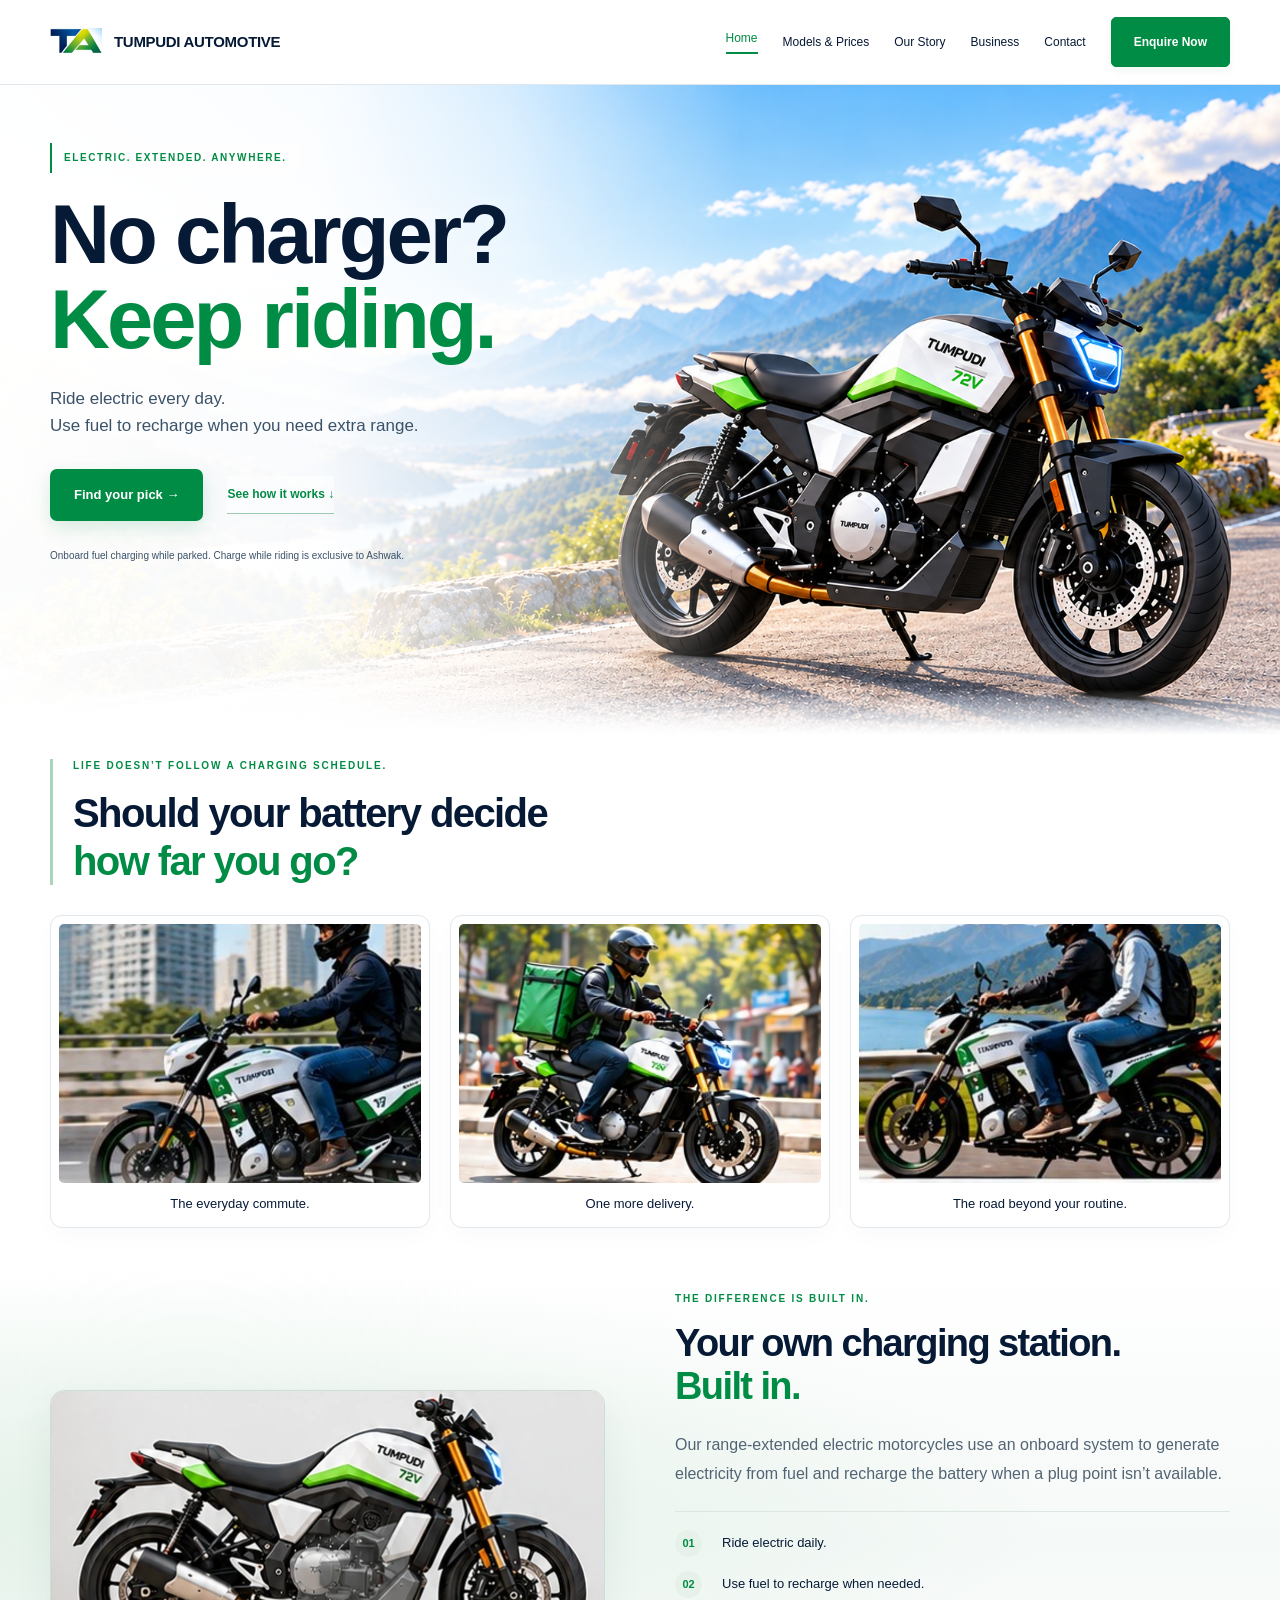
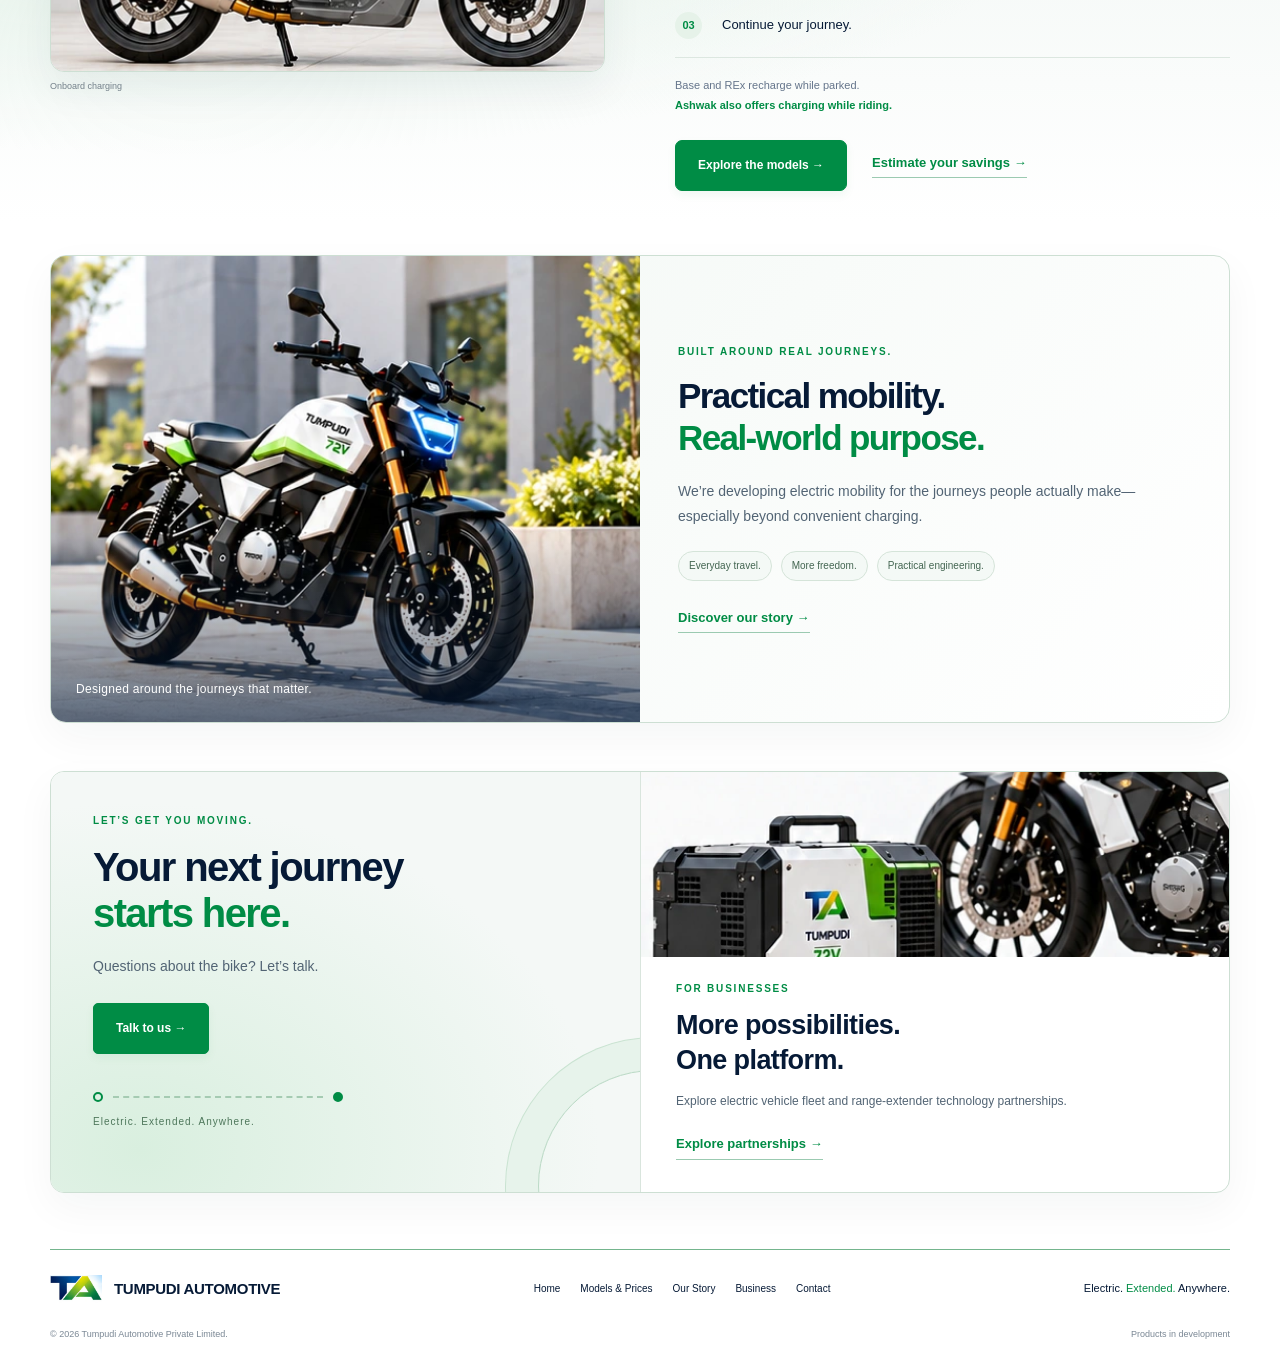
<file: index.html>
<!doctype html><html lang="en"><head><meta charset="utf-8"><meta name="viewport" content="width=device-width,initial-scale=1"><title>Tumpudi Automotive | Range-Extended Electric Motorcycles</title><meta name="description" content="Explore electric motorcycles with onboard fuel-powered battery charging. Discover Base, REx and Ashwak models from Tumpudi Automotive, Ahmedabad."><link rel="icon" href="assets/logo.webp"><link rel="stylesheet" href="style.css?v=5"><script src="app.js?v=6" defer></script><link rel="stylesheet" href="home.css?v=4"><script src="home.js?v=1" defer></script><link rel="stylesheet" href="spacing.css?v=1"><link rel="stylesheet" href="mobile-hero.css?v=1"><link rel="stylesheet" href="footer.css?v=2">
<link rel="canonical" href="https://mobility.tumpudi.in/">
<meta property="og:type" content="website">
<meta property="og:site_name" content="Tumpudi Automotive">
<meta property="og:title" content="Tumpudi Automotive | Range-Extended Electric Motorcycles">
<meta property="og:description" content="Explore electric motorcycles with onboard fuel-powered battery charging. Discover Base, REx and Ashwak models from Tumpudi Automotive, Ahmedabad.">
<meta property="og:url" content="https://mobility.tumpudi.in/">
<meta name="twitter:card" content="summary">
<script type="application/ld+json">{"@context": "https://schema.org", "@graph": [{"@type": "Organization", "@id": "https://mobility.tumpudi.in/#organization", "name": "Tumpudi Automotive", "legalName": "Tumpudi Automotive Private Limited", "url": "https://mobility.tumpudi.in/", "logo": "https://mobility.tumpudi.in/assets/logo.webp", "description": "Developing electric motorcycles and range-extension technology with onboard fuel-powered battery charging.", "email": "info@tumpudi.in", "telephone": "+91-82474-62750", "address": {"@type": "PostalAddress", "addressLocality": "Ahmedabad", "addressCountry": "IN"}}, {"@type": "WebSite", "@id": "https://mobility.tumpudi.in/#website", "name": "Tumpudi Automotive", "url": "https://mobility.tumpudi.in/", "publisher": {"@id": "https://mobility.tumpudi.in/#organization"}}, {"@type": "WebPage", "@id": "https://mobility.tumpudi.in/#webpage", "url": "https://mobility.tumpudi.in/", "name": "Tumpudi Automotive | Range-Extended Electric Motorcycles", "description": "Explore electric motorcycles with onboard fuel-powered battery charging. Discover Base, REx and Ashwak models from Tumpudi Automotive, Ahmedabad.", "inLanguage": "en", "isPartOf": {"@id": "https://mobility.tumpudi.in/#website"}, "about": {"@id": "https://mobility.tumpudi.in/#organization"}}]}</script>
</head><body><header><div class="bar"><a class="brand" href="index.html" aria-label="Tumpudi Automotive home"><img src="assets/logo.webp" alt="TA"><span>TUMPUDI AUTOMOTIVE</span></a><button class="menu-button" aria-label="Toggle navigation" aria-expanded="false" aria-controls="navigation">Menu ☰</button><nav id="navigation" aria-label="Main navigation"><a href="index.html" class="active" aria-current="page">Home</a><a href="models.html" >Models & Prices</a><a href="story.html" >Our Story</a><a href="business.html" >Business</a><a href="contact.html" >Contact</a><a class="btn" href="contact.html">Enquire Now</a></nav></div></header><main>
<section class="hero home-hero"><img src="assets/hero-refined.png" alt="White and green Tumpudi motorcycle concept on a mountain road"><div class="wrap"><span class="home-kicker">ELECTRIC. EXTENDED. ANYWHERE.</span><h1>No charger?<br><span>Keep riding.</span></h1><p>Ride electric every day.<br>Use fuel to recharge when you need extra range.</p><div class="actions"><button class="btn" type="button" data-open-picker>Find your pick →</button><a class="text-link" href="#how-it-works">See how it works ↓</a></div><p class="note">Onboard fuel charging while parked. Charge while riding is exclusive to Ashwak.<br></p></div></section>
<section class="wrap section home-journeys"><div class="story-heading"><span class="home-kicker">LIFE DOESN’T FOLLOW A CHARGING SCHEDULE.</span><h2>Should your battery decide<br><span>how far you go?</span></h2></div><div class="journeys"><figure><img src="assets/commute.webp" alt="Helmeted motorcycle rider on a daily commute" loading="lazy"><figcaption>The everyday commute.</figcaption></figure><figure><img src="assets/fleet.webp" alt="Motorcycle delivery rider carrying a delivery bag" loading="lazy"><figcaption>One more delivery.</figcaption></figure><figure><img src="assets/together.webp" alt="Two helmeted riders beside a lake" loading="lazy"><figcaption>The road beyond your routine.</figcaption></figure></div></section>
<section class="home-solution" id="how-it-works"><div class="wrap section"><div class="split"><div><div class="photo"><img src="assets/onboard.webp" alt="Ghosted motorcycle concept showing the onboard range extender" loading="lazy"></div><div class="caption">Onboard charging</div></div><div><span class="home-kicker">THE DIFFERENCE IS BUILT IN.</span><h2>Your own charging station.<br><span>Built in.</span></h2><p class="home-explanation">Our range-extended electric motorcycles use an onboard system to generate electricity from fuel and recharge the battery when a plug point isn’t available.</p><div class="home-how-steps"><div><b>01</b><span>Ride electric daily.</span></div><div><b>02</b><span>Use fuel to recharge when needed.</span></div><div><b>03</b><span>Continue your journey.</span></div></div><p class="home-mode-note">Base and REx recharge while parked.<br><strong>Ashwak also offers charging while riding.</strong></p><div class="home-explore-actions"><a class="btn" href="models.html">Explore the models →</a><a class="text-link" href="models.html#savings-title">Estimate your savings →</a></div></div></div></div></section>

<section class="wrap section home-story"><div class="home-story-panel"><div class="home-story-image"><img src="assets/story-hero.webp" alt="Tumpudi motorcycle concept in an urban courtyard" loading="lazy"><span>Designed around the journeys that matter.</span></div><div class="home-story-copy"><span class="home-kicker">BUILT AROUND REAL JOURNEYS.</span><h2>Practical mobility.<br><span>Real-world purpose.</span></h2><p>We’re developing electric mobility for the journeys people actually make—especially beyond convenient charging.</p><div class="home-story-values"><span>Everyday travel.</span><span>More freedom.</span><span>Practical engineering.</span></div><a class="text-link" href="story.html">Discover our story →</a></div></div></section>
<section class="wrap section home-final"><div class="home-final-panel"><div class="home-rider-invite"><span class="home-kicker">LET’S GET YOU MOVING.</span><h2>Your next journey<br><span>starts here.</span></h2><p>Questions about the bike? Let’s talk.</p><a class="btn" href="contact.html">Talk to us →</a><div class="home-route-art" aria-hidden="true"><span></span><i></i><span></span></div><small>Electric. Extended. Anywhere.</small></div><div class="home-partner"><div class="home-partner-image"><img src="assets/business-hero.webp" alt="Portable range-extension unit alongside a motorcycle concept" loading="lazy"></div><div class="home-partner-copy"><span class="home-kicker">FOR BUSINESSES</span><h3>More possibilities.<br>One platform.</h3><p>Explore electric vehicle fleet and range-extender technology partnerships.</p><a class="text-link" href="business.html">Explore partnerships →</a></div></div></div></section>
</main><dialog class="home-picker" aria-labelledby="picker-title"><div class="home-picker-heading"><div><span class="home-kicker">YOUR NEXT RIDE</span><h2 id="picker-title">Find your pick.</h2><p>Choose a bike to explore its features and pricing.</p></div><button class="picker-close" type="button" aria-label="Close model chooser">×</button></div><div class="home-model-grid"><a class="home-model-card" href="models.html?model=base#model-details"><div class="model-card-image"><img src="assets/base.webp" alt="Base Model motorcycle concept" ></div><h3>Base Model</h3><p>From ₹1.2 lakh</p></a><a class="home-model-card" href="models.html?model=current#model-details"><div class="model-card-image"><img src="assets/current-large.webp" alt="REx Model motorcycle concept" ></div><h3>REx Model</h3><p>From ₹1.45 lakh</p></a><a class="home-model-card" href="models.html?model=premium#model-details"><div class="model-card-image"><img src="assets/premium.webp" alt="Ashwak Model motorcycle concept" ></div><h3>Ashwak Model</h3><p>From ₹2.1 lakh</p></a></div><p class="picker-footnote">Electric for everyday journeys. Extra range when you need it.</p></dialog><footer class="wrap"><div class="footer-inner"><a class="brand" href="index.html"><img src="assets/logo.webp" alt="TA"><span>TUMPUDI AUTOMOTIVE</span></a><div class="footer-links"><a href="index.html">Home</a><a href="models.html">Models & Prices</a><a href="story.html">Our Story</a><a href="business.html">Business</a><a href="contact.html">Contact</a></div><span style="font-size:11px">Electric. <span style="color:var(--green)">Extended.</span> Anywhere.</span></div><div class="footer-bottom"><span>© 2026 Tumpudi Automotive Private Limited.</span><span>Products in development</span></div></footer></body></html>
</file>
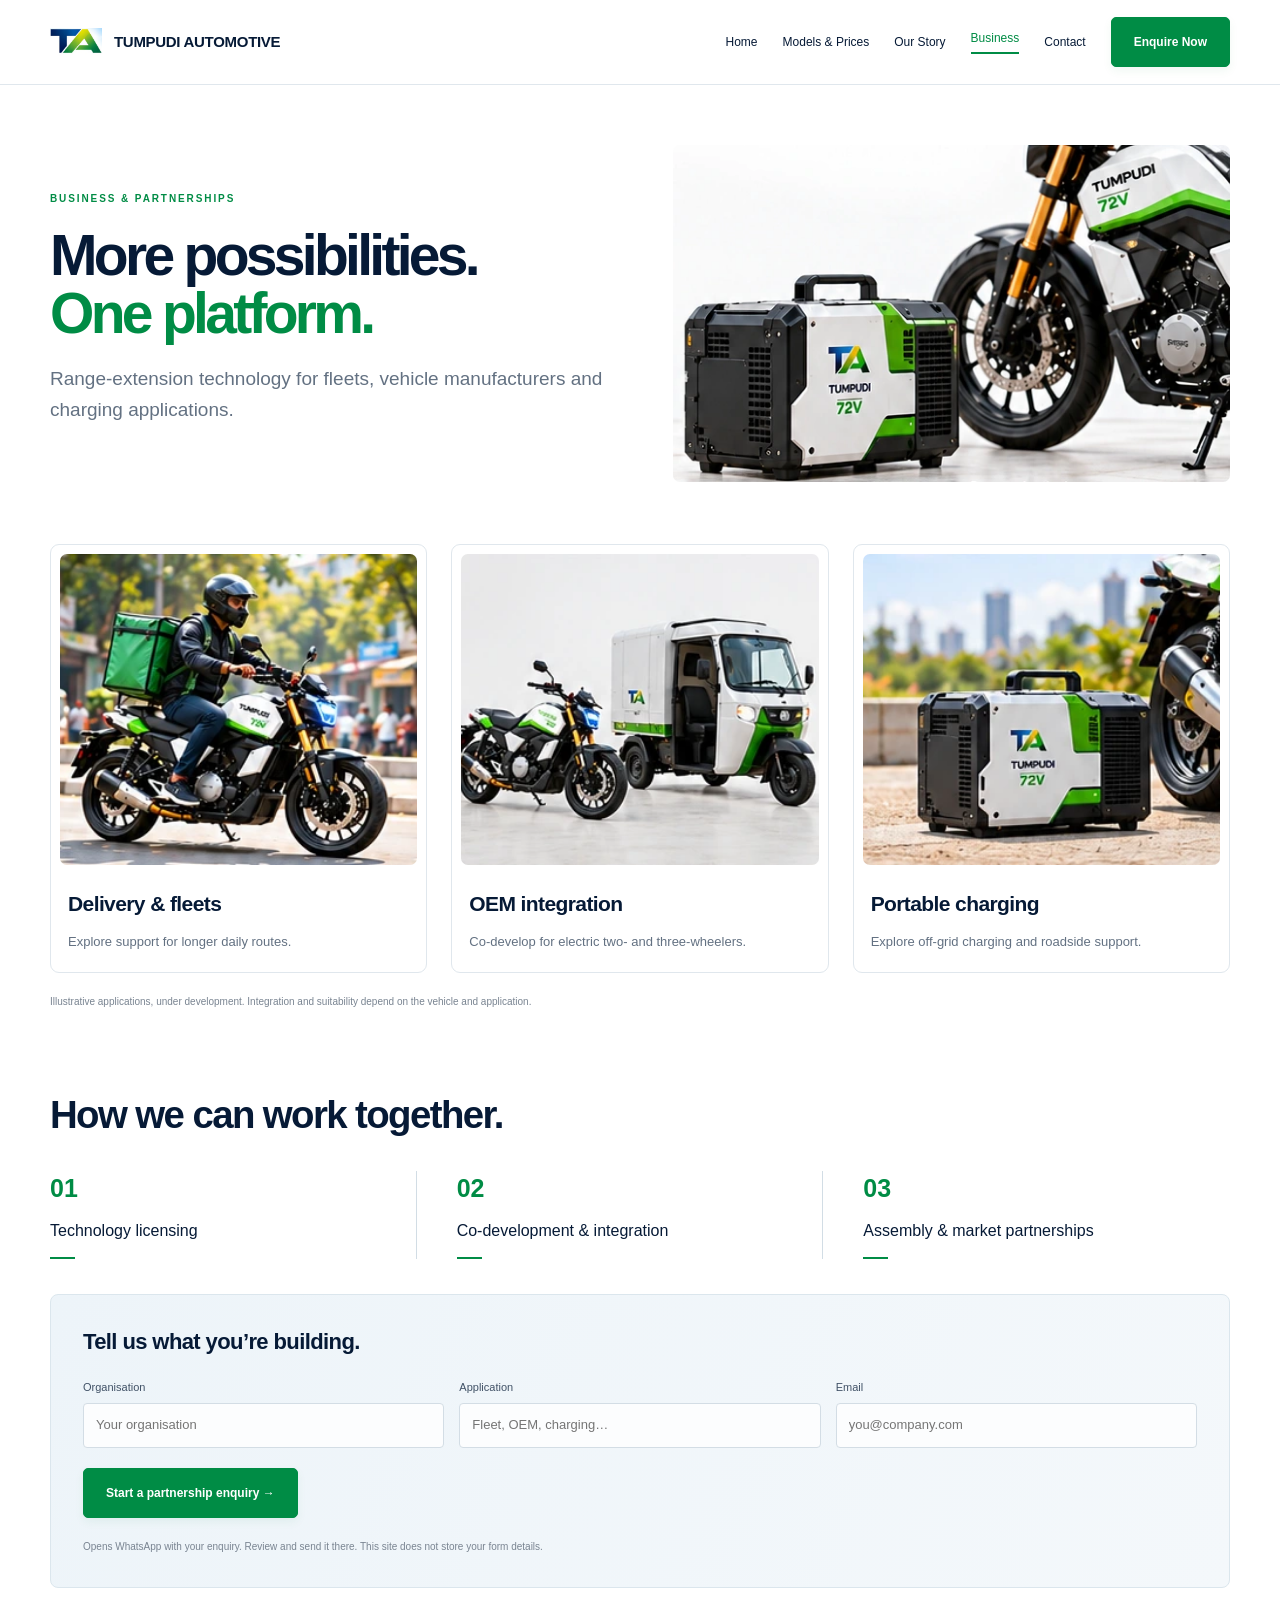
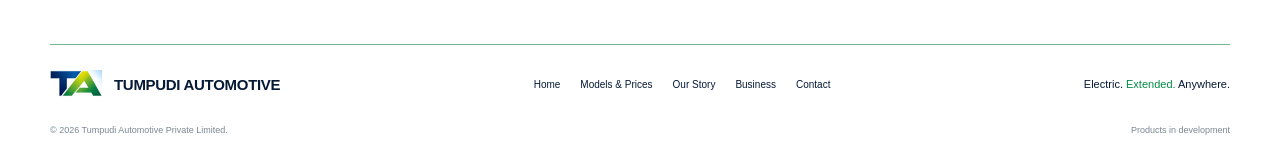
<file: business.html>
<!doctype html><html lang="en"><head><meta charset="utf-8"><meta name="viewport" content="width=device-width,initial-scale=1"><title>EV Range Extender Technology &amp; Fleet Partnerships | Tumpudi</title><meta name="description" content="Explore range-extension technology for electric vehicle fleets, OEM integration and portable charging applications. Discuss licensing and co-development with Tumpudi."><link rel="icon" href="assets/logo.webp"><link rel="stylesheet" href="style.css?v=5"><script src="app.js?v=6" defer></script><link rel="stylesheet" href="spacing.css?v=1"><link rel="stylesheet" href="footer.css?v=2">
<link rel="canonical" href="https://mobility.tumpudi.in/business.html">
<meta property="og:type" content="website">
<meta property="og:site_name" content="Tumpudi Automotive">
<meta property="og:title" content="EV Range Extender Technology &amp; Fleet Partnerships | Tumpudi">
<meta property="og:description" content="Explore range-extension technology for electric vehicle fleets, OEM integration and portable charging applications. Discuss licensing and co-development with Tumpudi.">
<meta property="og:url" content="https://mobility.tumpudi.in/business.html">
<meta name="twitter:card" content="summary">
<script type="application/ld+json">{"@context": "https://schema.org", "@graph": [{"@type": "Organization", "@id": "https://mobility.tumpudi.in/#organization", "name": "Tumpudi Automotive", "legalName": "Tumpudi Automotive Private Limited", "url": "https://mobility.tumpudi.in/", "logo": "https://mobility.tumpudi.in/assets/logo.webp", "description": "Developing electric motorcycles and range-extension technology with onboard fuel-powered battery charging.", "email": "info@tumpudi.in", "telephone": "+91-82474-62750", "address": {"@type": "PostalAddress", "addressLocality": "Ahmedabad", "addressCountry": "IN"}}, {"@type": "WebSite", "@id": "https://mobility.tumpudi.in/#website", "name": "Tumpudi Automotive", "url": "https://mobility.tumpudi.in/", "publisher": {"@id": "https://mobility.tumpudi.in/#organization"}}, {"@type": "WebPage", "@id": "https://mobility.tumpudi.in/business.html#webpage", "url": "https://mobility.tumpudi.in/business.html", "name": "EV Range Extender Technology & Fleet Partnerships | Tumpudi", "description": "Explore range-extension technology for electric vehicle fleets, OEM integration and portable charging applications. Discuss licensing and co-development with Tumpudi.", "inLanguage": "en", "isPartOf": {"@id": "https://mobility.tumpudi.in/#website"}, "about": {"@id": "https://mobility.tumpudi.in/#organization"}}]}</script>
</head><body><header><div class="bar"><a class="brand" href="index.html" aria-label="Tumpudi Automotive home"><img src="assets/logo.webp" alt="TA"><span>TUMPUDI AUTOMOTIVE</span></a><button class="menu-button" aria-label="Toggle navigation" aria-expanded="false" aria-controls="navigation">Menu ☰</button><nav id="navigation" aria-label="Main navigation"><a href="index.html" >Home</a><a href="models.html" >Models & Prices</a><a href="story.html" >Our Story</a><a href="business.html" class="active" aria-current="page">Business</a><a href="contact.html" >Contact</a><a class="btn" href="contact.html">Enquire Now</a></nav></div></header><main><section class="wrap page-head"><div class="split"><div><div class="eyebrow">Business & partnerships</div><h1>More possibilities.<br><span>One platform.</span></h1><p class="lead">Range-extension technology for fleets, vehicle manufacturers and charging applications.</p></div><div><img src="assets/business-hero.webp" alt="Compact range-extender concept beside a Tumpudi motorcycle"></div></div></section><section class="wrap section"><div class="application-grid"><article><img src="assets/fleet.webp" alt="Illustrative delivery rider on a Tumpudi motorcycle"><h3>Delivery & fleets</h3><p>Explore support for longer daily routes.</p></article><article><img src="assets/oem.webp" alt="Concept motorcycle and commercial three-wheeler"><h3>OEM integration</h3><p>Co-develop for electric two- and three-wheelers.</p></article><article><img src="assets/portable.webp" alt="Compact portable charging module concept"><h3>Portable charging</h3><p>Explore off-grid charging and roadside support.</p></article></div><p class="note">Illustrative applications, under development. Integration and suitability depend on the vehicle and application.</p></section><section class="wrap section"><h2>How we can work together.</h2><div class="ways"><div><b>01</b><span>Technology licensing</span></div><div><b>02</b><span>Co-development & integration</span></div><div><b>03</b><span>Assembly & market partnerships</span></div></div><form class="form business-form" data-enquiry><h3>Tell us what you’re building.</h3><div class="form-row"><div class="field"><label for="organisation">Organisation</label><input id="organisation" name="organisation" required placeholder="Your organisation"></div><div class="field"><label for="application">Application</label><input id="application" name="application" required placeholder="Fleet, OEM, charging…"></div><div class="field"><label for="business-email">Email</label><input type="email" id="business-email" name="email" required placeholder="you@company.com"></div></div><button class="btn" type="submit">Start a partnership enquiry →</button><p class="note">Opens WhatsApp with your enquiry. Review and send it there. This site does not store your form details.</p></form></section></main><footer class="wrap"><div class="footer-inner"><a class="brand" href="index.html"><img src="assets/logo.webp" alt="TA"><span>TUMPUDI AUTOMOTIVE</span></a><div class="footer-links"><a href="index.html">Home</a><a href="models.html">Models & Prices</a><a href="story.html">Our Story</a><a href="business.html">Business</a><a href="contact.html">Contact</a></div><span style="font-size:11px">Electric. <span style="color:var(--green)">Extended.</span> Anywhere.</span></div><div class="footer-bottom"><span>© 2026 Tumpudi Automotive Private Limited.</span><span>Products in development</span></div></footer></body></html>
</file>
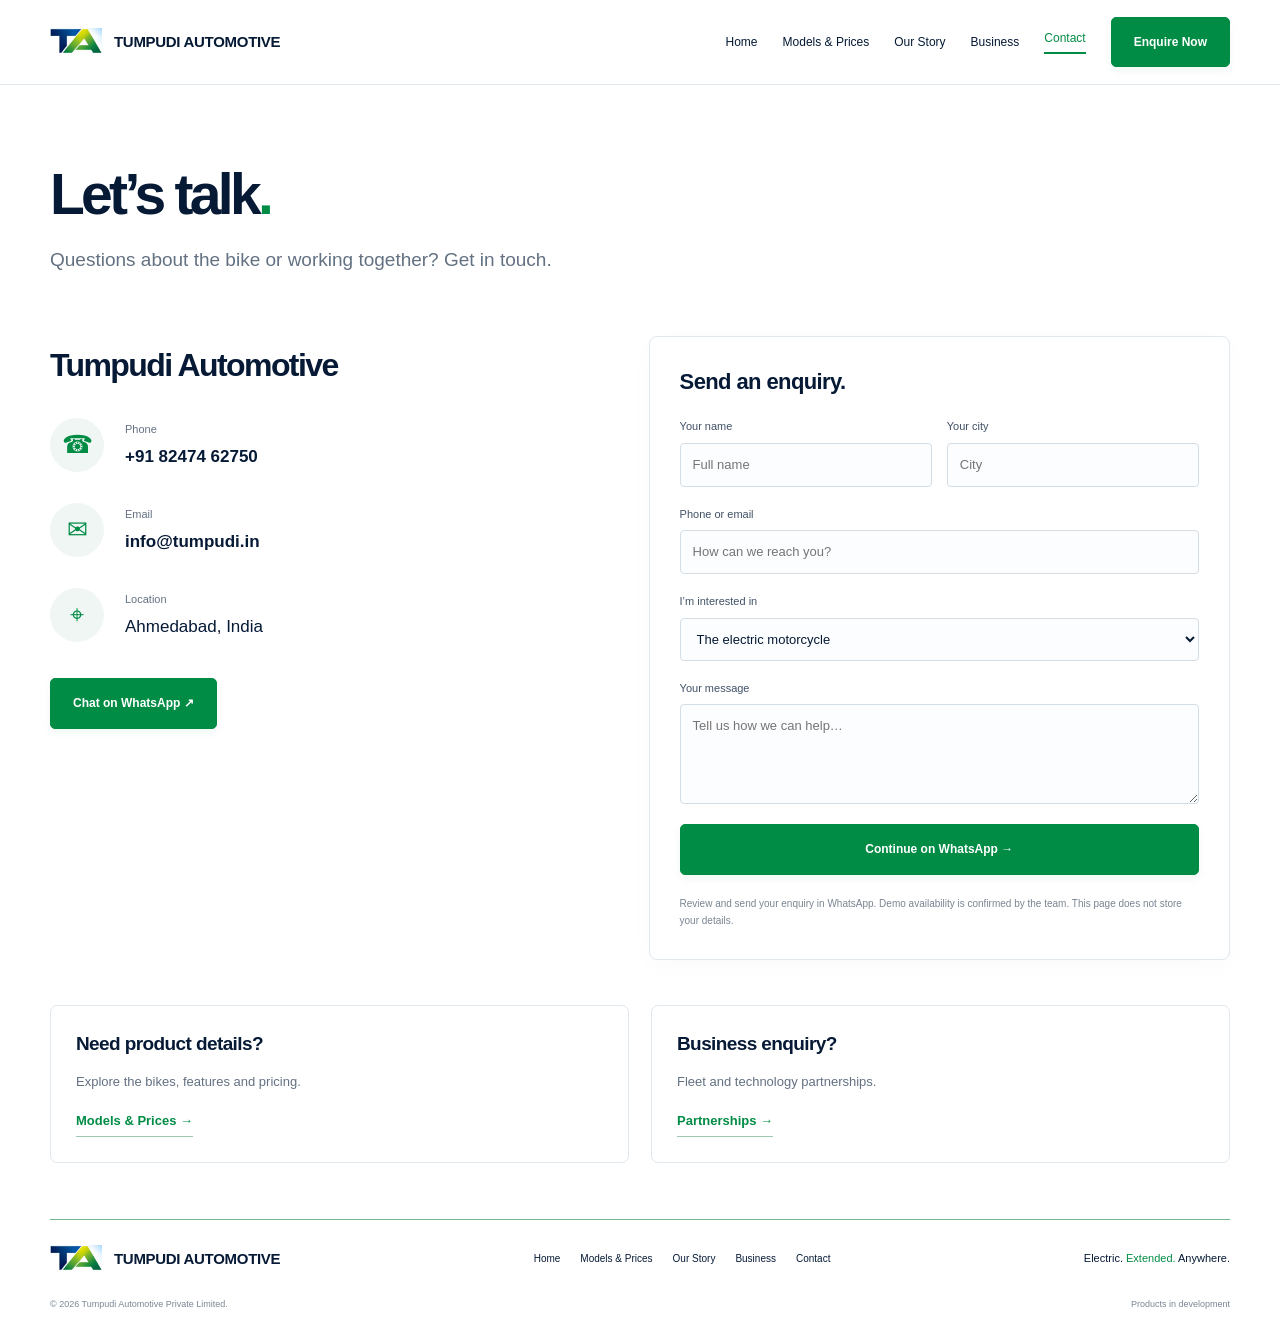
<file: contact.html>
<!doctype html><html lang="en"><head><meta charset="utf-8"><meta name="viewport" content="width=device-width,initial-scale=1"><title>Contact Tumpudi Automotive | Motorcycle &amp; Business Enquiries</title><meta name="description" content="Contact Tumpudi Automotive in Ahmedabad about electric motorcycles, fleet requirements and technology partnerships. Email info@tumpudi.in or connect on WhatsApp."><link rel="icon" href="assets/logo.webp"><link rel="stylesheet" href="style.css?v=5"><script src="app.js?v=6" defer></script><link rel="stylesheet" href="spacing.css?v=1"><link rel="stylesheet" href="footer.css?v=2">
<link rel="canonical" href="https://mobility.tumpudi.in/contact.html">
<meta property="og:type" content="website">
<meta property="og:site_name" content="Tumpudi Automotive">
<meta property="og:title" content="Contact Tumpudi Automotive | Motorcycle &amp; Business Enquiries">
<meta property="og:description" content="Contact Tumpudi Automotive in Ahmedabad about electric motorcycles, fleet requirements and technology partnerships. Email info@tumpudi.in or connect on WhatsApp.">
<meta property="og:url" content="https://mobility.tumpudi.in/contact.html">
<meta name="twitter:card" content="summary">
<script type="application/ld+json">{"@context": "https://schema.org", "@graph": [{"@type": "Organization", "@id": "https://mobility.tumpudi.in/#organization", "name": "Tumpudi Automotive", "legalName": "Tumpudi Automotive Private Limited", "url": "https://mobility.tumpudi.in/", "logo": "https://mobility.tumpudi.in/assets/logo.webp", "description": "Developing electric motorcycles and range-extension technology with onboard fuel-powered battery charging.", "email": "info@tumpudi.in", "telephone": "+91-82474-62750", "address": {"@type": "PostalAddress", "addressLocality": "Ahmedabad", "addressCountry": "IN"}}, {"@type": "WebSite", "@id": "https://mobility.tumpudi.in/#website", "name": "Tumpudi Automotive", "url": "https://mobility.tumpudi.in/", "publisher": {"@id": "https://mobility.tumpudi.in/#organization"}}, {"@type": "WebPage", "@id": "https://mobility.tumpudi.in/contact.html#webpage", "url": "https://mobility.tumpudi.in/contact.html", "name": "Contact Tumpudi Automotive | Motorcycle & Business Enquiries", "description": "Contact Tumpudi Automotive in Ahmedabad about electric motorcycles, fleet requirements and technology partnerships. Email info@tumpudi.in or connect on WhatsApp.", "inLanguage": "en", "isPartOf": {"@id": "https://mobility.tumpudi.in/#website"}, "about": {"@id": "https://mobility.tumpudi.in/#organization"}}]}</script>
</head><body><header><div class="bar"><a class="brand" href="index.html" aria-label="Tumpudi Automotive home"><img src="assets/logo.webp" alt="TA"><span>TUMPUDI AUTOMOTIVE</span></a><button class="menu-button" aria-label="Toggle navigation" aria-expanded="false" aria-controls="navigation">Menu ☰</button><nav id="navigation" aria-label="Main navigation"><a href="index.html" >Home</a><a href="models.html" >Models & Prices</a><a href="story.html" >Our Story</a><a href="business.html" >Business</a><a href="contact.html" class="active" aria-current="page">Contact</a><a class="btn" href="contact.html">Enquire Now</a></nav></div></header><main><section class="wrap page-head"><h1>Let’s talk<span style="color:var(--green)">.</span></h1><p class="lead">Questions about the bike or working together? Get in touch.</p></section><section class="wrap section" style="padding-top:20px"><div class="contact-grid"><div><h2>Tumpudi Automotive</h2><div class="contact-list"><div><i class="contact-icon" aria-hidden="true">☎</i><small>Phone</small><a href="tel:+918247462750">+91 82474 62750</a></div><div><i class="contact-icon" aria-hidden="true">✉</i><small>Email</small><a href="mailto:info@tumpudi.in">info@tumpudi.in</a></div><div><i class="contact-icon" aria-hidden="true">⌖</i><small>Location</small><span>Ahmedabad, India</span></div></div><a class="btn" href="https://wa.me/918247462750" target="_blank" rel="noopener">Chat on WhatsApp ↗</a></div><form class="form" data-enquiry><h3>Send an enquiry.</h3><div class="form-row"><div class="field"><label for="name">Your name</label><input id="name" name="name" autocomplete="name" placeholder="Full name" required></div><div class="field"><label for="city">Your city</label><input id="city" name="city" autocomplete="address-level2" placeholder="City" required></div></div><div class="field"><label for="contact">Phone or email</label><input id="contact" name="contact" placeholder="How can we reach you?" required></div><div class="field"><label for="interest">I’m interested in</label><select id="interest" name="interest"><option>The electric motorcycle</option><option>Base Model</option><option>Current Model</option><option>Ashwak Premium</option><option>Demo enquiry</option><option>Fleet / B2B purchase</option><option>Technology partnership</option><option>Investment</option><option>Other</option></select></div><div class="field"><label for="message">Your message</label><textarea id="message" name="message" placeholder="Tell us how we can help…" required></textarea></div><button class="btn" type="submit">Continue on WhatsApp →</button><p class="note">Review and send your enquiry in WhatsApp. Demo availability is confirmed by the team. This page does not store your details.</p></form></div><div class="contact-shortcuts"><div class="shortcut"><h3>Need product details?</h3><p>Explore the bikes, features and pricing.</p><a class="text-link" href="models.html">Models & Prices →</a></div><div class="shortcut"><h3>Business enquiry?</h3><p>Fleet and technology partnerships.</p><a class="text-link" href="business.html">Partnerships →</a></div></div></section></main><footer class="wrap"><div class="footer-inner"><a class="brand" href="index.html"><img src="assets/logo.webp" alt="TA"><span>TUMPUDI AUTOMOTIVE</span></a><div class="footer-links"><a href="index.html">Home</a><a href="models.html">Models & Prices</a><a href="story.html">Our Story</a><a href="business.html">Business</a><a href="contact.html">Contact</a></div><span style="font-size:11px">Electric. <span style="color:var(--green)">Extended.</span> Anywhere.</span></div><div class="footer-bottom"><span>© 2026 Tumpudi Automotive Private Limited.</span><span>Products in development</span></div></footer></body></html>
</file>
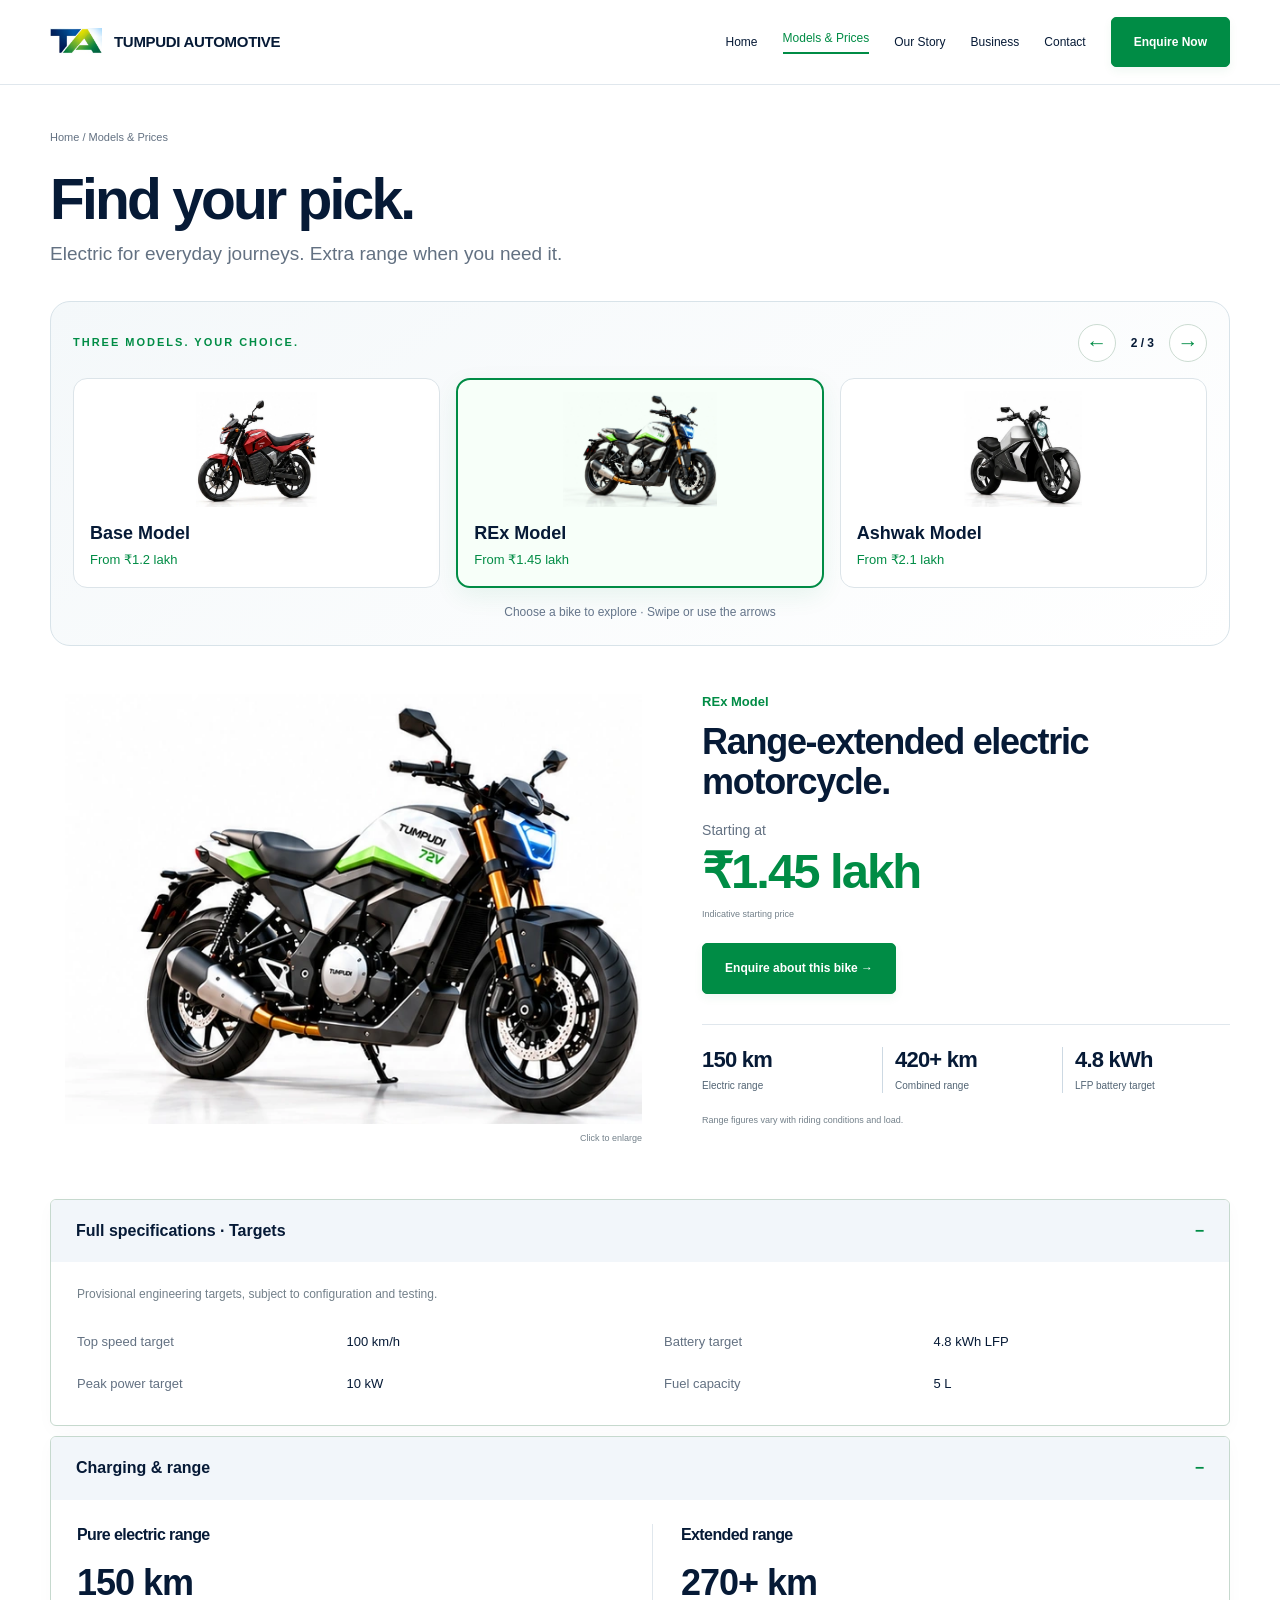
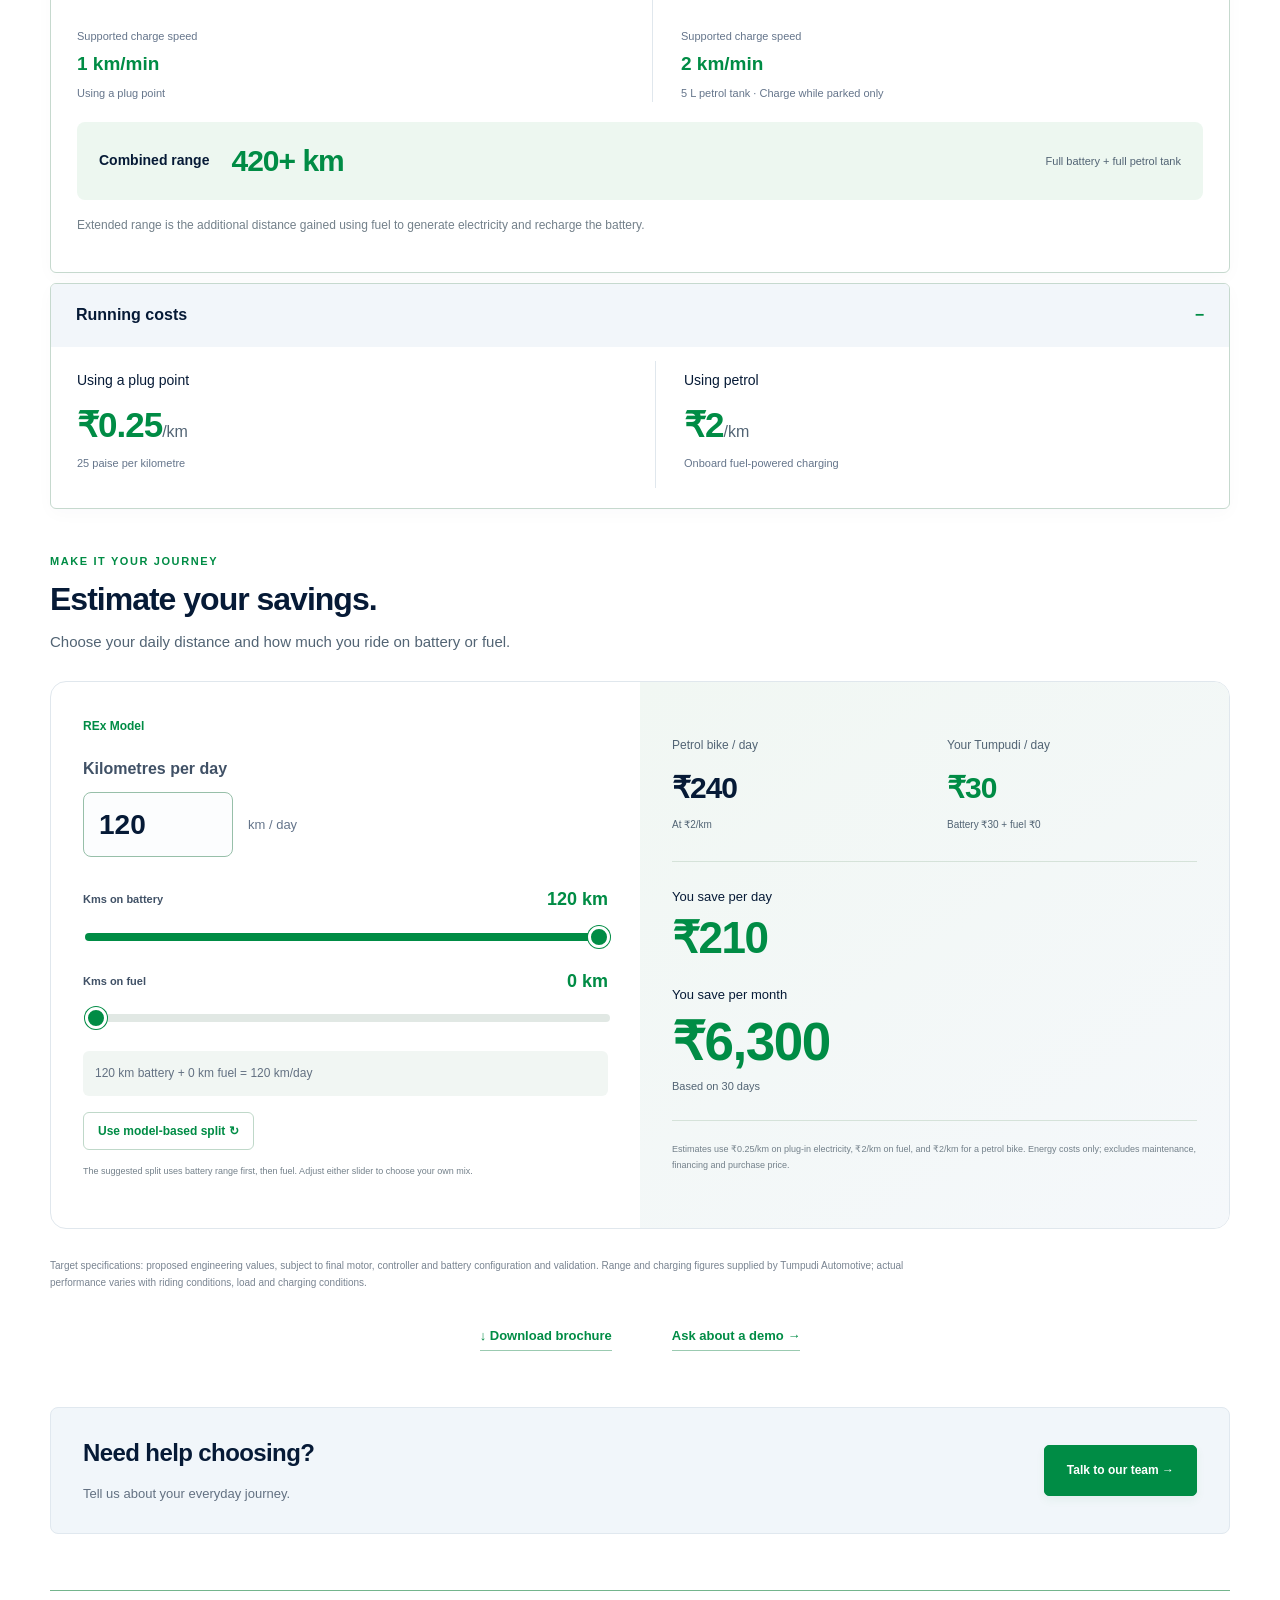
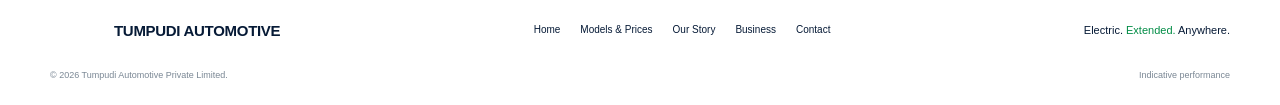
<file: models.html>
<!doctype html><html lang="en"><head><meta charset="utf-8"><meta name="viewport" content="width=device-width,initial-scale=1"><title>Electric Motorcycle Models &amp; Prices: Base, REx &amp; Ashwak | Tumpudi</title><meta name="description" content="Compare Tumpudi Base, REx and Ashwak electric motorcycles, indicative prices, range and charging targets. Estimate daily running costs and energy savings."><link rel="icon" href="assets/logo.webp"><link rel="stylesheet" href="style.css?v=5"><script src="savings-math.js?v=1" defer></script><script src="product.js?v=6" defer></script><link rel="stylesheet" href="product.css?v=3"><link rel="stylesheet" href="spacing.css?v=1"><link rel="stylesheet" href="footer.css?v=2">
<link rel="canonical" href="https://mobility.tumpudi.in/models.html">
<meta property="og:type" content="website">
<meta property="og:site_name" content="Tumpudi Automotive">
<meta property="og:title" content="Electric Motorcycle Models &amp; Prices: Base, REx &amp; Ashwak | Tumpudi">
<meta property="og:description" content="Compare Tumpudi Base, REx and Ashwak electric motorcycles, indicative prices, range and charging targets. Estimate daily running costs and energy savings.">
<meta property="og:url" content="https://mobility.tumpudi.in/models.html">
<meta name="twitter:card" content="summary">
<script type="application/ld+json">{"@context": "https://schema.org", "@graph": [{"@type": "Organization", "@id": "https://mobility.tumpudi.in/#organization", "name": "Tumpudi Automotive", "legalName": "Tumpudi Automotive Private Limited", "url": "https://mobility.tumpudi.in/", "logo": "https://mobility.tumpudi.in/assets/logo.webp", "description": "Developing electric motorcycles and range-extension technology with onboard fuel-powered battery charging.", "email": "info@tumpudi.in", "telephone": "+91-82474-62750", "address": {"@type": "PostalAddress", "addressLocality": "Ahmedabad", "addressCountry": "IN"}}, {"@type": "WebSite", "@id": "https://mobility.tumpudi.in/#website", "name": "Tumpudi Automotive", "url": "https://mobility.tumpudi.in/", "publisher": {"@id": "https://mobility.tumpudi.in/#organization"}}, {"@type": "WebPage", "@id": "https://mobility.tumpudi.in/models.html#webpage", "url": "https://mobility.tumpudi.in/models.html", "name": "Electric Motorcycle Models & Prices: Base, REx & Ashwak | Tumpudi", "description": "Compare Tumpudi Base, REx and Ashwak electric motorcycles, indicative prices, range and charging targets. Estimate daily running costs and energy savings.", "inLanguage": "en", "isPartOf": {"@id": "https://mobility.tumpudi.in/#website"}, "about": {"@id": "https://mobility.tumpudi.in/#organization"}}]}</script>
</head><body><header><div class="bar"><a class="brand" href="index.html" aria-label="Tumpudi Automotive home"><img src="assets/logo.webp" alt="TA"><span>TUMPUDI AUTOMOTIVE</span></a><button class="menu-button" aria-label="Toggle navigation" aria-expanded="false" aria-controls="navigation">Menu ☰</button><nav id="navigation" aria-label="Main navigation"><a href="index.html" >Home</a><a href="models.html" class="active" aria-current="page">Models & Prices</a><a href="story.html" >Our Story</a><a href="business.html" >Business</a><a href="contact.html" >Contact</a><a class="btn" href="contact.html">Enquire Now</a></nav></div></header><main><section class="wrap page-head model-page-head"><div class="breadcrumb">Home / Models & Prices</div><h1>Find your pick.</h1><p class="lead">Electric for everyday journeys. Extra range when you need it.</p><div class="product-carousel" role="region" aria-label="Explore all three models"><div class="carousel-heading"><span>THREE MODELS. YOUR CHOICE.</span><div><button id="previous-model" aria-label="Previous model">←</button><span id="carousel-count" aria-live="polite">2 / 3</span><button id="next-model" aria-label="Next model">→</button></div></div><div class="model-cards"><button type="button" data-model="base" aria-pressed="false"><img src="assets/base.webp" alt=""><span>Base Model</span><small>From ₹1.2 lakh</small></button><button type="button" data-model="current" aria-pressed="true"><img src="assets/current-large.webp" alt=""><span>REx Model</span><small>From ₹1.45 lakh</small></button><button type="button" data-model="premium" aria-pressed="false"><img src="assets/premium.webp" alt=""><span>Ashwak Model</span><small>From ₹2.1 lakh</small></button></div><p class="carousel-hint">Choose a bike to explore · Swipe or use the arrows</p></div></section><section class="wrap"><div class="showroom" id="model-details" style="scroll-margin-top:105px" aria-live="polite"><div class="showroom-image"><img id="model-image" src="assets/current-large.webp" alt="Current Model motorcycle concept"><span class="caption">Click to enlarge</span></div><div class="showroom-copy"><p class="selected-model-label" id="model-name">REx Model</p><h2 id="model-type">Range-extended<br>electric motorcycle.</h2><p class="price-prefix" id="model-price-label">Starting at</p><div class="showroom-price" id="model-price">₹1.45 lakh</div><p class="caption" id="model-price-note">Indicative starting price</p><a class="btn" id="model-enquiry" href="contact.html?interest=Current%20Model">Enquire about this bike →</a><div class="showroom-stats" id="model-stats"><div><strong>150 km</strong><span>Electric range</span></div><div><strong>420+ km</strong><span>Combined range</span></div><div><strong>4.8 kWh</strong><span>LFP battery target</span></div></div><p class="caption">Range figures vary with riding conditions and load.</p></div></div><div class="model-accordions"><details open><summary>Full specifications · Targets</summary><div class="detail-body"><p class="caption">Provisional engineering targets, subject to configuration and testing.</p><table class="specs" id="model-specs"><tr><th>Top speed target</th><td>100 km/h</td></tr><tr><th>Battery target</th><td>4.8 kWh LFP</td></tr><tr><th>Peak power target</th><td>10 kW</td></tr><tr><th>Fuel capacity</th><td>5 L</td></tr></table></div></details><details open><summary>Charging & range</summary><div class="detail-body"><div class="range-charge-grid"><article><h3>Pure electric range</h3><strong id="pure-range">150 km</strong><div class="supported-speed"><span>Supported charge speed</span><b id="pure-speed">1 km/min</b><small id="pure-charge-note">Using a plug point</small></div></article><article><h3>Extended range</h3><strong id="extended-range">270+ km</strong><div class="supported-speed"><span>Supported charge speed</span><b id="extended-speed">2 km/min</b><small id="extended-charge-note">5 L petrol tank · Charge while parked only</small></div></article></div><div class="combined-range-row"><span>Combined range</span><strong id="combined-range">420+ km</strong><small>Full battery + full petrol tank</small></div><p class="caption">Extended range is the additional distance gained using fuel to generate electricity and recharge the battery.</p></div></details><details open><summary>Running costs</summary><div class="detail-body running-cost-grid"><div><span>Using a plug point</span><strong>₹0.25<small>/km</small></strong><p>25 paise per kilometre</p></div><div><span>Using petrol</span><strong>₹2<small>/km</small></strong><p>Onboard fuel-powered charging</p></div></div></details></div><section class="savings-section" aria-labelledby="savings-title"><div class="section-intro"><span class="eyebrow">MAKE IT YOUR JOURNEY</span><h2 id="savings-title">Estimate your savings.</h2><p>Choose your daily distance and how much you ride on battery or fuel.</p></div><div class="savings-layout"><div class="savings-controls"><span class="calculator-model" id="savings-model">REx Model</span><label class="daily-distance" for="daily-km">Kilometres per day<div><input id="daily-km" type="number" min="0" max="10000" step="1" value="120" inputmode="numeric"><span>km / day</span></div></label><div class="slider-heading"><label for="battery-km">Kms on battery</label><output id="battery-output" for="battery-km">120 km</output></div><input id="battery-km" class="distance-slider" type="range" min="0" max="120" step="1" value="120"><div class="slider-heading"><label for="fuel-km">Kms on fuel</label><output id="fuel-output" for="fuel-km">0 km</output></div><input id="fuel-km" class="distance-slider fuel-slider" type="range" min="0" max="120" step="1" value="0"><p class="split-total" id="split-total">120 km battery + 0 km fuel = 120 km/day</p><button type="button" class="ideal-button" id="ideal-split">Use model-based split ↻</button><p class="caption">The suggested split uses battery range first, then fuel. Adjust either slider to choose your own mix.</p><p class="caption recharge-note" id="recharge-note" hidden>Your battery distance exceeds one full charge for this model. Additional plug-in charging would be needed during the day.</p></div><div class="savings-results"><div class="cost-comparison"><div><span>Petrol bike / day</span><strong id="petrol-daily-cost">₹240</strong><small>At ₹2/km</small></div><div><span>Your Tumpudi / day</span><strong id="tumpudi-daily-cost">₹30</strong><small>Battery <b id="battery-cost">₹30</b> + fuel <b id="fuel-cost">₹0</b></small></div></div><div class="savings-totals" aria-live="polite" aria-atomic="true"><div><span>You save per day</span><strong id="daily-savings">₹210</strong></div><div><span>You save per month</span><strong id="monthly-savings">₹6,300</strong><small>Based on 30 days</small></div></div><p class="caption savings-assumptions">Estimates use ₹0.25/km on plug-in electricity, ₹2/km on fuel, and ₹2/km for a petrol bike. Energy costs only; excludes maintenance, financing and purchase price.</p></div></div></section><p class="note" id="model-note">*Brochure targets and indicative pricing. Subject to testing, final configuration and approvals. Actual performance varies.</p><div class="subnav product-downloads"><a class="text-link" href="assets/Tumpudi_Customer_Brochure.pdf" target="_blank" rel="noopener">↓ Download brochure</a><a class="text-link" href="contact.html?interest=Demo%20enquiry">Ask about a demo →</a></div></section><section class="wrap section"><div class="help-strip"><div><h3>Need help choosing?</h3><p>Tell us about your everyday journey.</p></div><a class="btn" href="contact.html">Talk to our team →</a></div></section></main><footer class="wrap"><div class="footer-inner"><a class="brand" href="index.html"><img src="assets/logo.webp" alt="TA"><span>TUMPUDI AUTOMOTIVE</span></a><div class="footer-links"><a href="index.html">Home</a><a href="models.html">Models & Prices</a><a href="story.html">Our Story</a><a href="business.html">Business</a><a href="contact.html">Contact</a></div><span style="font-size:11px">Electric. <span style="color:var(--green)">Extended.</span> Anywhere.</span></div><div class="footer-bottom"><span>© 2026 Tumpudi Automotive Private Limited.</span><span>Indicative performance</span></div></footer></body></html>
</file>
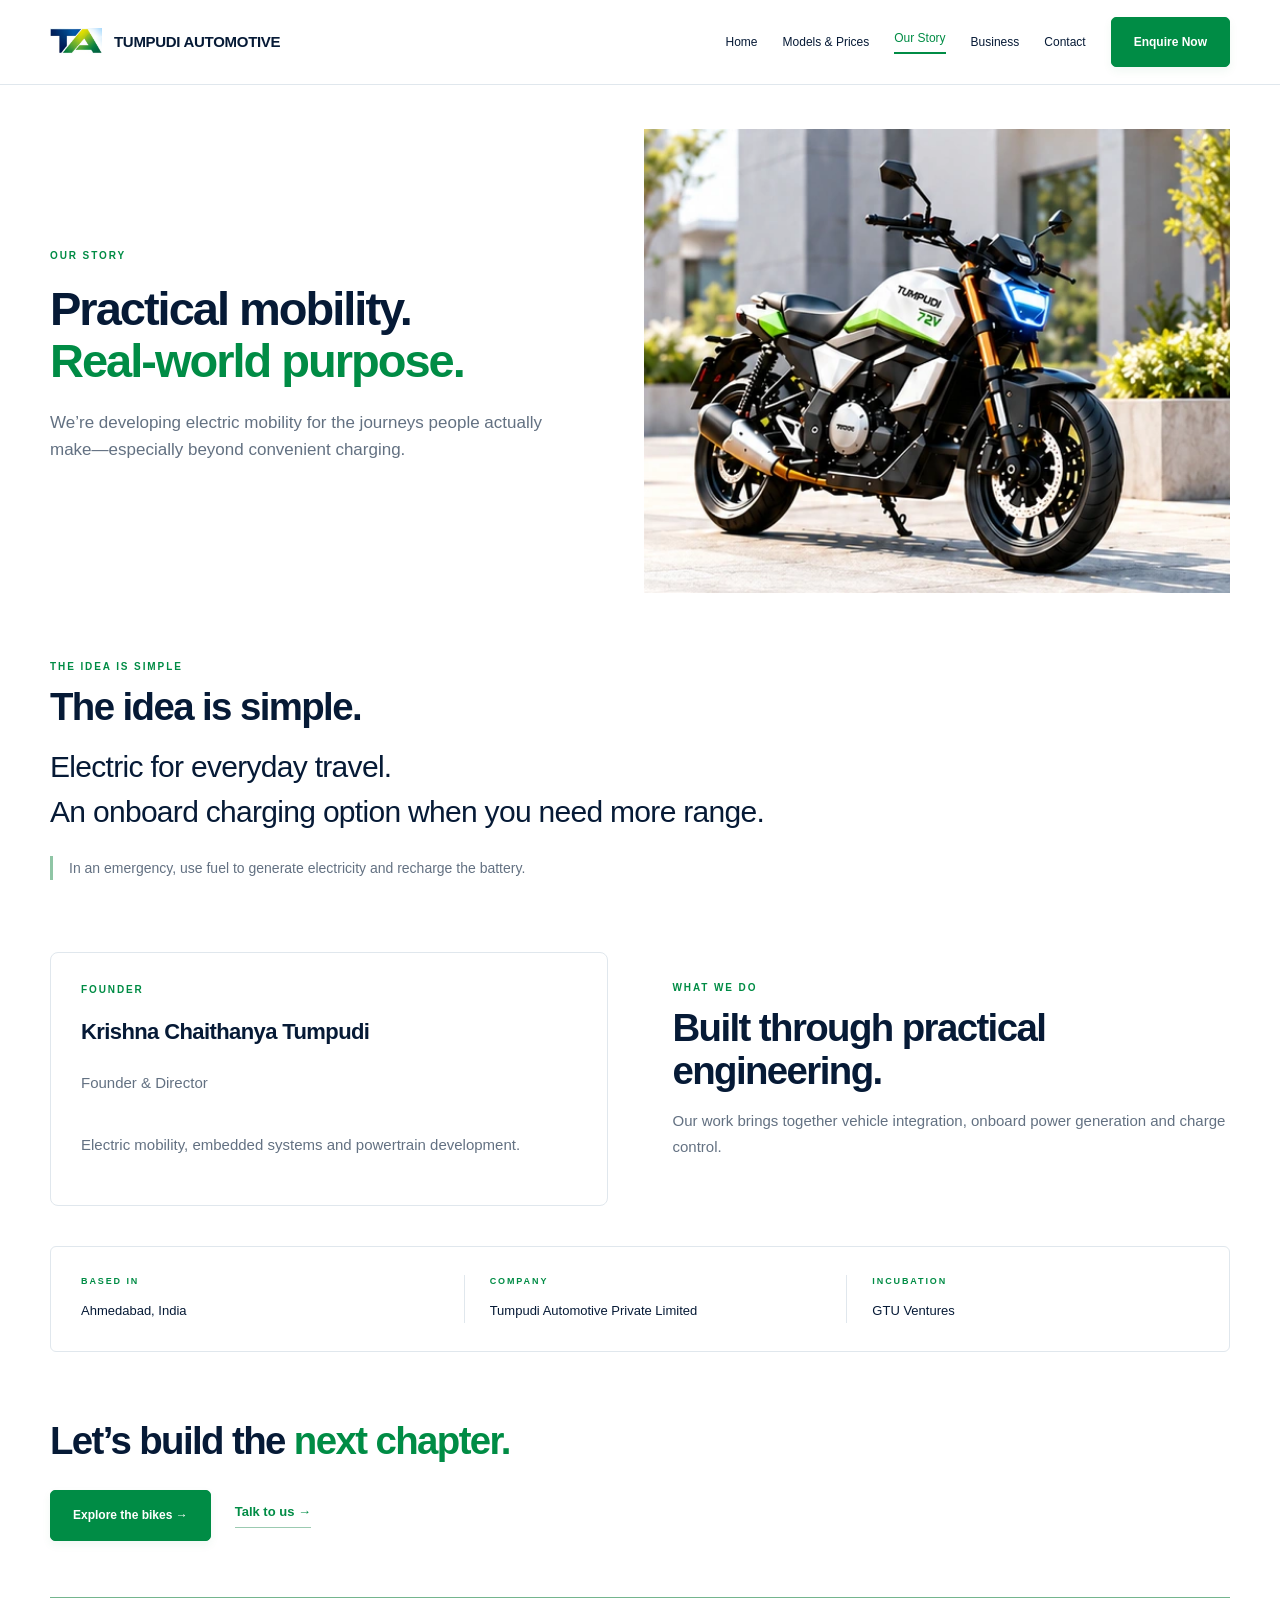
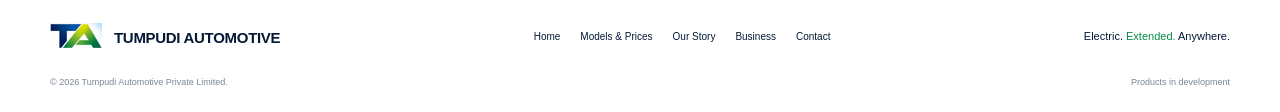
<file: story.html>
<!doctype html><html lang="en"><head><meta charset="utf-8"><meta name="viewport" content="width=device-width,initial-scale=1"><title>About Tumpudi Automotive | Electric Mobility Engineering</title><meta name="description" content="Meet Tumpudi Automotive Private Limited, an Ahmedabad company developing electric mobility, onboard power generation, vehicle integration and charge control."><link rel="icon" href="assets/logo.webp"><link rel="stylesheet" href="style.css?v=5"><script src="app.js?v=6" defer></script><link rel="stylesheet" href="spacing.css?v=1"><link rel="stylesheet" href="footer.css?v=2">
<link rel="canonical" href="https://mobility.tumpudi.in/story.html">
<meta property="og:type" content="website">
<meta property="og:site_name" content="Tumpudi Automotive">
<meta property="og:title" content="About Tumpudi Automotive | Electric Mobility Engineering">
<meta property="og:description" content="Meet Tumpudi Automotive Private Limited, an Ahmedabad company developing electric mobility, onboard power generation, vehicle integration and charge control.">
<meta property="og:url" content="https://mobility.tumpudi.in/story.html">
<meta name="twitter:card" content="summary">
<script type="application/ld+json">{"@context": "https://schema.org", "@graph": [{"@type": "Organization", "@id": "https://mobility.tumpudi.in/#organization", "name": "Tumpudi Automotive", "legalName": "Tumpudi Automotive Private Limited", "url": "https://mobility.tumpudi.in/", "logo": "https://mobility.tumpudi.in/assets/logo.webp", "description": "Developing electric motorcycles and range-extension technology with onboard fuel-powered battery charging.", "email": "info@tumpudi.in", "telephone": "+91-82474-62750", "address": {"@type": "PostalAddress", "addressLocality": "Ahmedabad", "addressCountry": "IN"}}, {"@type": "WebSite", "@id": "https://mobility.tumpudi.in/#website", "name": "Tumpudi Automotive", "url": "https://mobility.tumpudi.in/", "publisher": {"@id": "https://mobility.tumpudi.in/#organization"}}, {"@type": "WebPage", "@id": "https://mobility.tumpudi.in/story.html#webpage", "url": "https://mobility.tumpudi.in/story.html", "name": "About Tumpudi Automotive | Electric Mobility Engineering", "description": "Meet Tumpudi Automotive Private Limited, an Ahmedabad company developing electric mobility, onboard power generation, vehicle integration and charge control.", "inLanguage": "en", "isPartOf": {"@id": "https://mobility.tumpudi.in/#website"}, "about": {"@id": "https://mobility.tumpudi.in/#organization"}}]}</script>
</head><body><header><div class="bar"><a class="brand" href="index.html" aria-label="Tumpudi Automotive home"><img src="assets/logo.webp" alt="TA"><span>TUMPUDI AUTOMOTIVE</span></a><button class="menu-button" aria-label="Toggle navigation" aria-expanded="false" aria-controls="navigation">Menu ☰</button><nav id="navigation" aria-label="Main navigation"><a href="index.html" >Home</a><a href="models.html" >Models & Prices</a><a href="story.html" class="active" aria-current="page">Our Story</a><a href="business.html" >Business</a><a href="contact.html" >Contact</a><a class="btn" href="contact.html">Enquire Now</a></nav></div></header><main><section class="wrap about-hero"><div class="split"><div><div class="eyebrow">Our story</div><h1>Practical mobility.<br><span>Real-world purpose.</span></h1><p class="lead">We’re developing electric mobility for the journeys people actually make—especially beyond convenient charging.</p></div><div><img src="assets/story-hero.webp" alt="Tumpudi electric motorcycle concept in a sunlit courtyard"></div></div></section><section class="wrap section"><div class="eyebrow">The idea is simple</div><h2>The idea is simple.</h2><p class="about-quote">Electric for everyday travel.<br>An onboard charging option when you need more range.</p><p class="emergency-line">In an emergency, use fuel to generate electricity and recharge the battery.</p></section><section class="wrap section"><div class="split"><div class="form"><div class="eyebrow">Founder</div><h3>Krishna Chaithanya Tumpudi</h3><p>Founder & Director</p><p>Electric mobility, embedded systems and powertrain development.</p></div><div><div class="eyebrow">What we do</div><h2>Built through practical engineering.</h2><p>Our work brings together vehicle integration, onboard power generation and charge control.</p></div></div><div class="facts"><div><div class="eyebrow">Based in</div><p>Ahmedabad, India</p></div><div><div class="eyebrow">Company</div><p>Tumpudi Automotive Private Limited</p></div><div><div class="eyebrow">Incubation</div><p>GTU Ventures</p></div></div></section><section class="wrap section"><h2>Let’s build the <span>next chapter.</span></h2><div class="actions"><a class="btn" href="models.html">Explore the bikes →</a><a class="text-link" href="contact.html">Talk to us →</a></div></section></main><footer class="wrap"><div class="footer-inner"><a class="brand" href="index.html"><img src="assets/logo.webp" alt="TA"><span>TUMPUDI AUTOMOTIVE</span></a><div class="footer-links"><a href="index.html">Home</a><a href="models.html">Models & Prices</a><a href="story.html">Our Story</a><a href="business.html">Business</a><a href="contact.html">Contact</a></div><span style="font-size:11px">Electric. <span style="color:var(--green)">Extended.</span> Anywhere.</span></div><div class="footer-bottom"><span>© 2026 Tumpudi Automotive Private Limited.</span><span>Products in development</span></div></footer></body></html>
</file>
<file: style.css>
:root{--ink:#061a36;--green:#008c45;--muted:#637182;--pale:#f1f6fa;--line:#e0e7ed}*{box-sizing:border-box}html{scroll-behavior:smooth;scroll-padding-top:90px}body{margin:0;color:var(--ink);font-family:Arial,Helvetica,sans-serif;background:white}a{color:inherit;text-decoration:none}button,input,select,textarea{font:inherit}a,button,input,select,textarea,summary{outline-offset:5px}header{height:85px;position:sticky;top:0;background:#fffffff2;backdrop-filter:blur(16px);z-index:20;border-bottom:1px solid var(--line)}.bar,.wrap{max-width:1320px;padding-inline:50px;margin:auto}.bar{height:100%;display:flex;justify-content:space-between;align-items:center;gap:25px}.brand{display:flex;align-items:center;gap:12px;font-weight:800;font-size:15px;letter-spacing:-.3px;white-space:nowrap}.brand img{width:52px;mix-blend-mode:multiply}nav{display:flex;align-items:center;gap:25px;font-size:12px}nav a.active{color:var(--green);border-bottom:2px solid var(--green);padding-bottom:6px}.btn{display:inline-flex;align-items:center;justify-content:center;gap:22px;background:var(--green);color:white;border:1px solid var(--green);border-radius:5px;padding:16px 22px;font-size:12px;font-weight:700;cursor:pointer}.btn:hover{background:#006f37}.btn.outline{background:white;color:var(--ink);border-color:#b5c3ce}.text-link{color:var(--green);font-size:13px;font-weight:600;border-bottom:1px solid #9bcab1;padding-bottom:5px;display:inline-block}.actions{display:flex;align-items:center;gap:24px;margin-top:28px;flex-wrap:wrap}.section{padding-block:75px}.eyebrow{font-size:10px;letter-spacing:1.9px;text-transform:uppercase;font-weight:700;color:var(--green)}h1{font-size:clamp(48px,5.3vw,76px);line-height:1.02;letter-spacing:-3.7px;margin:20px 0 22px}h1 span,h2 span{color:var(--green)}h2{font-size:clamp(30px,3vw,43px);letter-spacing:-1.6px;line-height:1.1;margin:12px 0 16px}h3{font-size:22px;letter-spacing:-.6px;margin:0 0 13px}p{font-size:15px;line-height:1.75;color:var(--muted);margin:0 0 16px}.lead{font-size:19px;line-height:1.6;max-width:640px}.hero{height:650px;position:relative;background:#edf6fa;overflow:hidden}.hero>img{position:absolute;inset:0;width:100%;height:100%;object-fit:cover}.hero:after{content:'';position:absolute;inset:0;background:linear-gradient(90deg,#fffffffa,#ffffffe3 28%,#ffffff55 53%,transparent 70%),linear-gradient(0deg,white,transparent 13%)}.hero .wrap{position:relative;z-index:1;padding-top:68px}.hero h1{font-size:clamp(58px,6.5vw,92px);max-width:660px}.hero p{max-width:400px;color:#3b5269;font-size:17px;line-height:1.6}.ranges{display:flex;gap:30px;margin-top:28px}.ranges>div+div{border-left:1px solid #b9c8d1;padding-left:30px}.ranges strong{display:block;font-size:35px;letter-spacing:-1px}.ranges small{font-size:11px;display:block;margin-top:7px}.note{font-size:10px;line-height:1.7;color:#798491;max-width:900px;margin-top:20px}.caption{font-size:9px;color:#73808a;margin-top:8px}.hero .note{max-width:360px}.story-heading{margin-bottom:30px}.story-heading p{font-size:19px}.journeys{display:grid;grid-template-columns:repeat(3,1fr);gap:20px}.journeys figure{margin:0}.journeys img{width:100%;aspect-ratio:1.4;object-fit:cover;border-radius:7px;display:block}.journeys figcaption{text-align:center;font-size:12px;margin-top:14px}.split{display:grid;grid-template-columns:1fr 1fr;gap:65px;align-items:center}.split img{width:100%;border-radius:7px}.photo{background:#fafafa;border-radius:8px;overflow:hidden}.photo img{display:block;width:100%;object-fit:cover}.solution p{max-width:400px}.cta{padding:36px;background:var(--pale);border-radius:9px;display:grid;grid-template-columns:1.2fr 1fr;gap:55px;align-items:center}.cta h2{font-size:33px}.cta p{font-size:14px}.partner-mini{background:white;padding:27px;border-radius:7px}.partner-mini h3{font-size:22px}.page-head{padding:60px 0 40px}.page-head h1{font-size:57px}.breadcrumb{font-size:11px;color:var(--muted);margin-bottom:25px}.page-intro{max-width:760px}.model-grid{display:grid;grid-template-columns:repeat(3,1fr);gap:28px}.model{min-width:0;border-right:1px solid var(--line);padding-right:28px}.model:last-child{border:0;padding-right:0}.model h2{font-size:27px;letter-spacing:-1px}.charging{font-size:11px;color:var(--green);font-weight:700;min-height:42px;line-height:1.7;margin:0}.model img{width:100%;height:250px;object-fit:contain;display:block;margin:15px 0 20px}.model .model-range{font-weight:bold;font-size:23px;margin-bottom:7px;letter-spacing:-.7px}.model .range-label{font-size:11px;margin-bottom:20px;min-height:28px}.price{border-top:1px solid var(--line);padding-top:20px;font-size:20px;font-weight:700;min-height:67px}.price small{font-size:10px;font-weight:400;display:block;color:var(--muted);margin-top:5px}.model .btn{width:100%;gap:10px;margin-top:15px}details{border:1px solid var(--line);border-radius:6px;margin-top:18px;background:white}summary{cursor:pointer;padding:17px;font-size:12px;font-weight:600;list-style:none;display:flex;justify-content:space-between}summary:after{content:'+';color:var(--green)}details[open] summary:after{content:'−'}.detail-body{padding:0 17px 15px}.detail-body p{font-size:12px}.specs{width:100%;font-size:11px;border-collapse:collapse}.specs th{font-weight:400;color:var(--muted);text-align:left;padding:11px 4px 11px 0}.specs td{text-align:right;padding:11px 0}.specs tr{border-top:1px solid var(--line)}.tag{display:inline-block;font-size:9px;padding:6px 9px;background:#edf7ef;color:#168448;border-radius:4px;margin-bottom:8px}.subnav{display:flex;gap:35px;align-items:center;margin:35px 0}.about-hero{padding-block:65px}.about-hero h1{font-size:52px}.about-hero p{max-width:510px}.about-quote{font-size:30px;line-height:1.5;letter-spacing:-.7px;max-width:900px;color:var(--ink);margin-top:22px}.facts{display:grid;grid-template-columns:repeat(3,1fr);gap:30px;border:1px solid var(--line);padding:27px;border-radius:6px;margin-top:40px}.facts .eyebrow{font-size:9px}.facts p{font-size:13px;color:var(--ink);margin:13px 0 0}.application-grid{display:grid;grid-template-columns:repeat(3,1fr);gap:24px}.application-grid img{width:100%;aspect-ratio:1.15;object-fit:cover;border-radius:7px;margin-bottom:21px}.application-grid h3{font-size:21px}.application-grid p{font-size:13px}.ways{display:grid;grid-template-columns:repeat(3,1fr);gap:40px;margin-top:35px}.ways b{color:var(--green);font-size:25px;display:block;margin-bottom:14px}.ways span{font-size:16px}.contact-grid{display:grid;grid-template-columns:1fr 1.1fr;gap:90px;align-items:start}.contact-list{display:flex;flex-direction:column;align-items:start;gap:30px;margin:35px 0}.contact-list small{display:block;font-size:11px;color:var(--muted);margin-bottom:8px}.contact-list a,.contact-list span{font-size:17px;overflow-wrap:anywhere}.form{border:1px solid var(--line);padding:30px;border-radius:8px;display:grid;gap:20px;background:#fff}.field{display:flex;flex-direction:column;gap:8px}label{font-size:11px;color:#405166}input,select,textarea{border:1px solid #d3dde5;padding:12px;border-radius:4px;background:#fcfdfe;width:100%;min-width:0;color:var(--ink);font-size:13px}textarea{min-height:100px;resize:vertical}.form h3{margin-bottom:2px}.form .note{margin:0}.form .btn{width:100%}.form-row{display:grid;grid-template-columns:1fr 1fr;gap:15px}.contact-shortcuts{display:grid;grid-template-columns:1fr 1fr;gap:22px;margin-top:45px}.shortcut{padding:25px;border:1px solid var(--line);border-radius:7px}.shortcut h3{font-size:19px}.shortcut p{font-size:13px}.business-form{margin-top:35px;background:var(--pale);border:0}.business-form .form-row{grid-template-columns:repeat(3,1fr)}.business-form .btn{width:auto;justify-self:start}footer{margin-top:60px}.footer-inner{border-top:1px solid #74b58d;padding:28px 0;display:flex;justify-content:space-between;align-items:center;gap:25px}.footer-links{display:flex;gap:20px;font-size:10px}.footer-bottom{display:flex;justify-content:space-between;font-size:9px;color:#7a8794;padding-bottom:23px}.menu-button{display:none}.active-foot{color:var(--green)}.visually-hidden{position:absolute;width:1px;height:1px;overflow:hidden;clip:rect(0,0,0,0)}@media(max-width:1050px){.bar,.wrap{padding-inline:30px}nav{gap:16px}.brand{font-size:12px}.brand img{width:42px}.model-grid{gap:18px}.model{padding-right:18px}.model img{height:210px}.split{gap:35px}.contact-grid{gap:40px}}@media(max-width:760px){header{height:73px}.bar,.wrap{padding-inline:22px}.menu-button{display:block;border:1px solid #ccd7df;background:white;padding:10px;border-radius:4px;color:var(--ink);font-size:12px}nav{display:none;position:absolute;top:72px;left:0;right:0;background:white;border-bottom:1px solid var(--line);padding:22px;flex-direction:column;align-items:stretch;gap:22px}nav.open{display:flex}.hero{height:790px}.hero>img{object-position:69% center}.hero:after{background:linear-gradient(180deg,#fffffffc 0%,#fffffff0 36%,#ffffff10 70%),linear-gradient(0deg,white,transparent 9%)}.hero .wrap{padding-top:30px}.hero h1{font-size:62px;letter-spacing:-3px;margin-top:18px}.hero p{font-size:15px;max-width:330px}.ranges{gap:20px;margin-top:22px}.ranges strong{font-size:30px}.ranges>div+div{padding-left:20px}.ranges small{font-size:10px}.hero .actions{gap:20px;margin-top:24px}.btn{padding:14px 17px;font-size:11px}.hero .note{font-size:8px;max-width:310px}.section{padding-block:45px}h2{font-size:30px;letter-spacing:-1.2px}.journeys{gap:10px}.journeys img{aspect-ratio:.85}.journeys figcaption{font-size:10px;line-height:1.5}.story-heading p{font-size:16px}.split,.cta,.contact-grid{grid-template-columns:1fr;gap:28px}.solution .split{gap:26px}.solution p{font-size:14px}.cta{padding:25px;gap:25px}.cta h2{font-size:30px}.partner-mini{padding:22px}.page-head{padding-top:35px}.page-head h1{font-size:42px;letter-spacing:-2px}.lead{font-size:16px}.model-grid{grid-template-columns:1fr;gap:45px}.model{border:0;border-bottom:1px solid var(--line);padding:0 0 35px}.model img{height:290px;max-width:500px;margin:auto}.model h2{font-size:30px}.charging{min-height:0;margin-bottom:15px}.model .model-range{margin-top:18px}.price{min-height:0}.model .btn{max-width:360px}.model details{max-width:600px}.about-hero{padding-top:40px}.about-hero h1{font-size:42px;letter-spacing:-2px}.about-quote{font-size:23px}.facts{grid-template-columns:1fr;gap:25px;padding:24px}.application-grid{grid-template-columns:1fr;gap:30px}.application-grid img{aspect-ratio:1.6}.ways{gap:20px}.ways span{font-size:12px;line-height:1.7;display:block}.ways b{font-size:22px}.form{padding:23px}.form-row,.business-form .form-row{grid-template-columns:1fr}.contact-shortcuts{grid-template-columns:1fr}.contact-list{gap:22px}.contact-list a{font-size:15px}.footer-inner{align-items:start;flex-direction:column;gap:22px}.footer-links{gap:16px;flex-wrap:wrap}.footer-bottom{gap:20px;line-height:1.6}footer{margin-top:35px}.subnav{gap:20px;flex-wrap:wrap}.story-heading{margin-bottom:23px}}@media(prefers-reduced-motion:reduce){html{scroll-behavior:auto}}
/* Reference-led layout and restrained interactions */
:root{--shadow:0 12px 35px #082f4310}body{line-height:1.4}.bar,.wrap{max-width:1310px}header{transition:box-shadow .25s,background .25s}header.scrolled{box-shadow:0 5px 22px #0626370d;background:#fffffff7}.section{padding-block:65px}.btn{box-shadow:0 4px 10px #008c4510;transition:transform .2s,box-shadow .2s,background .2s;position:relative;overflow:hidden}.btn:after{content:'';position:absolute;top:-50%;left:-70%;width:35%;height:200%;background:#ffffff26;transform:rotate(25deg);transition:left .55s}.btn:hover:after{left:140%}.btn:hover{transform:translateY(-2px);box-shadow:0 8px 19px #008c4529}.btn:active{transform:translateY(0)}.text-link{transition:color .2s,border-color .2s,transform .2s}.text-link:hover{color:#005d2e;transform:translateX(3px);border-color:#005d2e}nav a:not(.btn){position:relative}nav a:not(.btn):after{content:'';height:2px;position:absolute;bottom:-7px;left:0;width:0;background:var(--green);transition:width .2s}nav a:not(.btn):hover:after{width:100%}.hero p.note{font-size:10px;line-height:1.6}.hero .ranges>div{transition:transform .25s}.hero .ranges>div:hover{transform:translateY(-3px)}.journeys figure{border:1px solid var(--line);border-radius:9px;padding:8px 8px 14px;background:white;transition:box-shadow .25s,transform .25s,border-color .25s;overflow:hidden}.journeys figure:hover{transform:translateY(-5px);box-shadow:var(--shadow);border-color:#a5cbb6}.journeys img{border-radius:5px;transition:transform .5s}.journeys figure:hover img{transform:scale(1.025)}.journeys figcaption{margin-top:12px}.photo{border:1px solid var(--line);box-shadow:0 5px 18px #082b3910}.cta{border:1px solid #dae6ed;padding:38px;gap:40px}.partner-mini{border:1px solid #e4eaf0;box-shadow:0 5px 20px #082f4307;transition:box-shadow .25s,transform .25s}.partner-mini:hover{box-shadow:var(--shadow);transform:translateY(-3px)}.model-page-head{padding-top:45px;padding-bottom:5px}.model-page-head h1{font-weight:800;letter-spacing:-2.8px;margin-bottom:10px}.model-picker{display:flex;gap:6px;padding:5px;background:#f4f7f9;border:1px solid var(--line);border-radius:8px;width:max-content;max-width:100%;margin-top:28px}.model-picker button{border:1px solid transparent;background:transparent;padding:11px 23px;border-radius:5px;font-size:12px;color:#526474;cursor:pointer;transition:background .2s,box-shadow .2s,color .2s}.model-picker button[aria-pressed=true]{background:white;color:var(--green);border-color:#d5e5dc;box-shadow:0 2px 7px #06263709;font-weight:bold}.model-picker button:hover{color:var(--green);background:#fff}.showroom{display:grid;grid-template-columns:1.15fr 1fr;gap:45px;align-items:center;min-height:470px;margin-top:25px}.showroom-image{position:relative}.showroom-image img{width:100%;height:430px;object-fit:contain;display:block;transition:opacity .18s,transform .3s}.showroom-image img:hover{transform:scale(1.025)}.showroom-image .caption{display:block;text-align:right;padding-right:15px}.showroom-copy{padding:15px 0}.showroom-copy h2{font-size:36px;letter-spacing:-1.3px;line-height:1.1;max-width:420px;font-weight:800;margin-top:12px}.showroom-copy .charging{min-height:0;margin-bottom:24px;font-size:11px}.price-prefix{font-size:14px;margin:0 0 3px}.showroom-price{font-size:49px;letter-spacing:-2px;color:var(--green);font-weight:800;line-height:1.1}.showroom-copy>.caption{margin:8px 0 20px}.showroom-stats{display:grid;grid-template-columns:repeat(3,1fr);margin:30px 0 20px;border-top:1px solid var(--line);padding-top:22px;gap:12px}.showroom-stats>div+div{border-left:1px solid #cdd9e3;padding-left:12px}.showroom-stats strong{display:block;font-size:22px;letter-spacing:-.8px;line-height:1.2}.showroom-stats span{display:block;font-size:10px;margin-top:6px;color:#526474}.model-accordions{margin-top:35px}.model-accordions details{margin-top:10px;overflow:hidden}.model-accordions summary{font-size:16px;padding:20px 25px;transition:background .2s}.model-accordions details[open] summary{background:#f2f6fa}.model-accordions .detail-body{padding:14px 26px 20px}.model-accordions .specs{max-width:850px;font-size:13px}.model-accordions .specs th,.model-accordions .specs td{padding-block:12px}.model-accordions .specs tr:first-child{border:0}details{transition:border-color .2s,box-shadow .2s}details:hover{border-color:#b6cec0}details[open]{box-shadow:0 5px 18px #082f4306;border-color:#c6d9ce}details summary:hover{background:#f6faf8}.product-downloads{justify-content:center;padding-block:12px;gap:60px}.help-strip{display:flex;align-items:center;justify-content:space-between;gap:35px;background:var(--pale);border:1px solid #e0e8ef;border-radius:8px;padding:28px 32px}.help-strip h3{font-size:24px}.help-strip p{font-size:13px;margin:0}.about-hero .split{gap:35px;grid-template-columns:1fr 1.05fr}.about-hero img{border-radius:0}.about-hero h1{font-size:47px;line-height:1.1;letter-spacing:-2px}.about-hero .lead{font-size:17px}.about-quote{font-size:30px;margin-top:14px;line-height:1.5}.emergency-line{font-size:14px;max-width:680px;margin-top:22px;padding-left:16px;border-left:3px solid #8fc5a5}.facts{padding:28px 30px}.facts>div+div{padding-left:25px;border-left:1px solid var(--line)}.application-grid article{border:1px solid var(--line);padding:9px 9px 18px;border-radius:9px;transition:transform .25s,box-shadow .25s}.application-grid article:hover{transform:translateY(-5px);box-shadow:var(--shadow)}.application-grid img{margin-bottom:17px;aspect-ratio:1.15}.application-grid h3,.application-grid p{padding-inline:8px}.application-grid p{margin-bottom:0}.ways>div{border-right:1px solid #d2dde5;padding-right:20px}.ways>div:last-child{border:0}.ways>div:after{content:'';display:block;width:25px;height:2px;background:var(--green);margin-top:15px;transition:width .3s}.ways>div:hover:after{width:65px}.business-form{padding:32px;border:1px solid #dbe6ed;background:linear-gradient(115deg,#edf4f9,#f4f8fb)}.contact-grid{gap:70px}.contact-grid>.form{box-shadow:0 6px 26px #092c3b05}.contact-list>div{position:relative;padding-left:75px;min-height:55px;display:flex;flex-direction:column;justify-content:center}.contact-icon{position:absolute;left:0;top:0;width:54px;height:54px;border-radius:50%;background:#eff6f3;color:var(--green);display:grid;place-items:center;font-size:25px;font-style:normal}.contact-list a{font-weight:600;font-size:17px}.contact-list{gap:30px;margin-block:35px}.contact-grid>div>h2{font-size:32px}.shortcut{transition:transform .25s,box-shadow .25s,border-color .25s}.shortcut:hover{transform:translateY(-3px);box-shadow:var(--shadow);border-color:#b2d3bf}.form{gap:20px}input,textarea,select{transition:box-shadow .2s,border-color .2s,background .2s}input:focus,textarea:focus,select:focus{outline:0;border-color:var(--green);box-shadow:0 0 0 3px #008c4510;background:white}input:not(:placeholder-shown):valid,textarea:not(:placeholder-shown):valid{border-color:#97bfa9}.footer-inner{padding-block:25px}.scroll-progress{position:fixed;top:0;left:0;z-index:30;height:3px;background:var(--green);width:0;pointer-events:none}.to-top{position:fixed;bottom:25px;right:25px;width:42px;height:42px;border:1px solid #c2d9cb;background:#fffffff5;color:var(--green);border-radius:50%;box-shadow:0 6px 20px #082f4315;z-index:15;cursor:pointer;opacity:0;visibility:hidden;transform:translateY(10px);transition:opacity .2s,transform .2s,visibility .2s}.to-top.visible{opacity:1;visibility:visible;transform:translateY(0)}.reveal-ready{transition:opacity .65s,transform .65s}.reveal-ready:not(.revealed){opacity:0;transform:translateY(20px)}.zoomable{cursor:zoom-in}.zoomable:focus-visible{outline:3px solid #008c4570;outline-offset:4px}.image-viewer{border:1px solid #dce5eb;padding:16px;background:white;border-radius:12px;max-width:min(94vw,1120px);max-height:92vh;box-shadow:0 30px 90px #0004}.image-viewer::backdrop{background:#061a36bf;backdrop-filter:blur(5px)}.image-viewer img{display:block;max-width:100%;max-height:74vh;width:auto;object-fit:contain;margin:auto}.viewer-bar{display:flex;align-items:center;justify-content:space-between;gap:25px;margin-bottom:12px}.viewer-bar span{font-size:12px;max-width:750px;color:#607182}.viewer-close{width:35px;height:35px;background:#f3f6f8;border:1px solid var(--line);border-radius:50%;cursor:pointer;color:var(--ink);font-size:20px}.viewer-hint{text-align:center;font-size:10px;color:var(--muted);margin-top:12px}.showroom.changing{animation:modelEnter .35s ease-out}@keyframes modelEnter{from{opacity:.45;transform:translateY(6px)}to{opacity:1;transform:translateY(0)}}@media(max-width:760px){.section{padding-block:45px}.model-page-head h1{font-size:40px}.model-picker{width:100%;gap:3px;justify-content:space-between}.model-picker button{padding:10px 9px;font-size:10px;flex:1}.showroom{grid-template-columns:1fr;gap:15px;margin-top:15px}.showroom-image img{height:310px}.showroom-image .caption{text-align:center}.showroom-copy h2{font-size:31px}.showroom-copy .charging{font-size:11px;margin-bottom:20px}.showroom-price{font-size:43px}.showroom-stats{gap:10px}.showroom-stats strong{font-size:23px}.model-accordions{margin-top:20px}.model-accordions summary{font-size:14px;padding:18px}.model-accordions .detail-body{padding:10px 18px 18px}.product-downloads{gap:25px;justify-content:space-between}.help-strip{padding:24px;align-items:start;flex-direction:column;gap:18px}.help-strip h3{font-size:22px}.about-hero .split{grid-template-columns:1fr;gap:20px}.about-hero h1{font-size:39px}.about-hero .lead{font-size:15px}.about-quote{font-size:23px}.facts>div+div{padding:18px 0 0;border-left:0;border-top:1px solid var(--line)}.application-grid img{aspect-ratio:1.5}.cta{padding:25px}.contact-grid{gap:40px}.contact-grid>div>h2{font-size:27px}.contact-list a{font-size:14px}.contact-list>div{padding-left:65px}.contact-icon{width:47px;height:47px}.to-top{right:16px;bottom:16px}.ways{gap:15px}.ways>div{padding-right:12px}.business-form{padding:24px}.hero p.note{font-size:9px}.image-viewer{padding:12px}.viewer-bar span{font-size:10px}}@media(prefers-reduced-motion:reduce){*,*:before,*:after{animation:none!important;transition:none!important;scroll-behavior:auto!important}.reveal-ready:not(.revealed){opacity:1;transform:none}}
.page-head{padding-inline:50px}.showroom-copy h2{white-space:pre-line}@media(max-width:1050px){.page-head{padding-inline:30px}}@media(max-width:760px){.page-head{padding-inline:22px}}
</file>
<file: home.css>
.home-kicker{display:block;font-size:10px;letter-spacing:1.8px;color:var(--green);font-weight:700;margin-bottom:16px}.home-hero .wrap{padding-top:65px}.home-hero h1{margin-top:0}.home-hero p{max-width:430px}.home-hero .actions{margin-top:30px}.home-hero button{border:0;cursor:pointer;font-family:inherit}.home-hero p.note{margin-top:26px;max-width:440px;line-height:1.8}.home-journeys{padding-top:70px}.home-journeys .story-heading h2{font-size:40px;line-height:1.2}.home-journeys h2 span{color:var(--green)}.home-journeys .journeys figcaption{font-size:13px;padding-inline:8px}.home-solution{background:linear-gradient(180deg,white,#f3f8f5 40%,#f3f8f5 65%,white);scroll-margin-top:90px}.home-solution .split{gap:70px;grid-template-columns:1fr 1fr;align-items:center}.home-solution h2{font-size:38px;line-height:1.15}.home-solution h2 span{color:var(--green)}.home-explanation{font-size:16px;line-height:1.8;color:#526474;margin:22px 0}.home-how-steps{display:grid;gap:14px;padding:18px 0;border-block:1px solid #dce7e0}.home-how-steps>div{display:flex;gap:20px;align-items:center;font-size:13px}.home-how-steps b{color:var(--green);font-size:11px}.home-mode-note{font-size:11px;line-height:1.8;color:#65758b;margin:18px 0}.home-mode-note strong{font-weight:600;color:var(--green)}.home-section-heading{display:flex;align-items:end;justify-content:space-between;gap:25px;margin-bottom:28px}.home-section-heading h2{font-size:42px}.home-section-heading .home-kicker{margin-bottom:10px}.home-model-grid{display:grid;grid-template-columns:repeat(3,1fr);gap:22px}.home-model-card{display:block;border:1px solid #dae4e0;border-radius:12px;padding:20px;background:linear-gradient(145deg,#fff,#f9fbfa);transition:transform .25s,box-shadow .25s,border-color .25s;color:var(--ink);text-decoration:none}.home-model-card:hover{transform:translateY(-5px);border-color:var(--green);box-shadow:0 15px 30px #06362510}.model-card-image{height:190px;display:flex;align-items:center;justify-content:center;margin-bottom:22px}.model-card-image img{width:100%;height:100%;object-fit:contain;mix-blend-mode:multiply}.home-model-card h3{font-size:22px;margin:0 0 8px}.home-model-card>p{font-size:14px;color:var(--green);margin:0}.model-card-bottom{display:flex;justify-content:space-between;gap:14px;align-items:center;margin-top:22px;padding-top:17px;border-top:1px solid #e2eae5;font-size:11px;color:#526474}.model-card-bottom b{color:var(--ink);font-size:14px}.model-card-bottom>span+span{font-size:22px;color:var(--green)}.home-model-foot{display:flex;justify-content:space-between;gap:20px;align-items:center;margin-top:24px}.home-model-foot>span{font-size:10px;color:#65758b;max-width:600px}.home-story{padding-top:30px}.home-story-panel{display:grid;grid-template-columns:1fr 1fr;gap:70px;padding:40px 0;border-block:1px solid #d9e5dd;align-items:center}.home-story-panel h2{font-size:38px;line-height:1.2}.home-story-panel h2 span,.home-final h2 span{color:var(--green)}.home-story-panel p{font-size:16px;line-height:1.8;color:#526474;margin:0 0 22px}.home-final{padding-top:15px}.home-final-panel{display:grid;grid-template-columns:1.3fr 1fr;gap:60px;align-items:center;border:1px solid #dce7e0;border-radius:14px;background:#f4f8f6;padding:45px}.home-final h2{font-size:40px;line-height:1.15}.home-final p{font-size:14px;color:#526474;margin:18px 0 24px}.home-partner{padding-left:40px;border-left:1px solid #cedfd3}.home-partner h3{font-size:25px;line-height:1.3}.home-partner p{font-size:12px}.home-picker{width:min(1050px,calc(100vw - 40px));max-width:none;max-height:90vh;border:1px solid #dae4df;border-radius:18px;background:white;padding:32px;box-shadow:0 30px 100px #061a3640;overflow-y:auto}.home-picker::backdrop{background:#061a36a6;backdrop-filter:blur(5px)}body.home-picker-open{overflow:hidden}.home-picker-heading{display:flex;justify-content:space-between;align-items:start;gap:20px;margin-bottom:28px}.home-picker-heading h2{font-size:42px}.home-picker-heading .home-kicker{margin-bottom:10px}.home-picker-heading p{font-size:14px;color:#65758b;margin-top:12px}.picker-close{flex-shrink:0;width:36px;height:36px;border-radius:50%;border:1px solid #d5e2d9;background:#f7faf8;font-size:25px;color:var(--ink);cursor:pointer}.home-picker .home-model-card{padding:16px}.home-picker .model-card-image{height:155px}.home-picker .home-model-card h3{font-size:19px}.picker-footnote{font-size:12px;color:#65758b;text-align:center;margin:24px 0 0}.home-model-card:focus-visible,.picker-close:focus-visible{outline:3px solid #008c4570;outline-offset:4px}@media(max-width:760px){.home-hero .wrap{padding-top:30px}.home-hero h1{font-size:58px}.home-hero p{max-width:330px}.home-hero .actions{flex-wrap:wrap;gap:22px}.home-hero .home-kicker{font-size:9px}.home-hero p.note{max-width:310px;font-size:8px}.home-journeys .story-heading h2{font-size:29px}.home-journeys .journeys{gap:8px}.home-journeys .journeys figcaption{font-size:10px;padding-inline:2px}.home-solution .split{grid-template-columns:1fr;gap:28px}.home-solution h2{font-size:31px}.home-explanation{font-size:14px}.home-section-heading{align-items:start;flex-direction:column;gap:12px}.home-section-heading h2{font-size:34px}.home-model-grid{grid-template-columns:1fr;gap:16px}.home-model-card{padding:20px}.model-card-image{height:220px;margin-bottom:18px}.home-model-foot{align-items:start;flex-direction:column}.home-story-panel{grid-template-columns:1fr;gap:22px;padding:30px 0}.home-story-panel h2{font-size:30px}.home-story-panel p{font-size:14px}.home-final-panel{grid-template-columns:1fr;padding:26px;gap:30px}.home-final h2{font-size:32px}.home-partner{padding:25px 0 0;border-left:0;border-top:1px solid #cedfd3}.home-picker{padding:22px;width:calc(100vw - 28px);max-height:88vh}.home-picker-heading h2{font-size:31px}.home-picker-heading p{font-size:12px}.home-picker .home-model-grid{grid-template-columns:1fr;gap:10px}.home-picker .home-model-card{display:grid;grid-template-columns:110px 1fr;column-gap:18px;align-content:center;padding:10px}.home-picker .model-card-image{grid-row:1/3;height:85px;margin:0}.home-picker .home-model-card h3{font-size:17px;margin-top:15px}.home-picker .home-model-card p{font-size:12px}.picker-footnote{font-size:10px}.home-kicker{font-size:9px}}@media(prefers-reduced-motion:reduce){.home-model-card{transition:none}}

.home-explore-actions{display:flex;align-items:center;gap:25px;flex-wrap:wrap;margin-top:25px}.home-story{padding-top:55px}.home-story-panel{grid-template-columns:1fr 1fr;gap:0;padding:0;border:1px solid #d8e5dc;border-radius:16px;overflow:hidden;background:linear-gradient(130deg,#f1f7f3,white);box-shadow:0 12px 35px #062d3808}.home-story-image{position:relative;align-self:stretch;min-height:380px;overflow:hidden}.home-story-image img{width:100%;height:100%;object-fit:cover;display:block;transition:transform .6s}.home-story-panel:hover .home-story-image img{transform:scale(1.025)}.home-story-image:after{content:'';position:absolute;inset:60% 0 0;background:linear-gradient(transparent,#061a36a6);pointer-events:none}.home-story-image>span{position:absolute;z-index:1;bottom:24px;left:25px;right:25px;font-size:12px;color:white;letter-spacing:.3px}.home-story-copy{padding:38px}.home-story-copy h2{font-size:35px}.home-story-copy p{font-size:14px;margin-top:20px}.home-story-values{display:flex;gap:9px;flex-wrap:wrap;margin-bottom:25px}.home-story-values span{font-size:10px;border:1px solid #d5e4d9;border-radius:20px;padding:7px 10px;background:#f4f9f6;color:#446652}.home-final-panel{padding:0;grid-template-columns:1fr 1fr;gap:0;overflow:hidden;background:white;box-shadow:0 12px 35px #062d3808}.home-rider-invite{position:relative;padding:42px;background:radial-gradient(ellipse at 15% 90%,#d9efdf,transparent 65%),#f4f8f6;align-self:stretch;overflow:hidden}.home-rider-invite:after{content:'';position:absolute;width:230px;height:230px;border:1px solid #bbdac6;border-radius:50%;right:-130px;bottom:-110px;box-shadow:0 0 0 32px #e7f3eb,0 0 0 33px #c9e3d1;pointer-events:none}.home-rider-invite>small{display:block;font-size:10px;letter-spacing:1px;color:#4e775b;margin-top:13px}.home-route-art{display:flex;align-items:center;max-width:250px;gap:10px;margin-top:38px}.home-route-art span{width:10px;height:10px;border-radius:50%;border:2px solid var(--green)}.home-route-art span:last-child{background:var(--green)}.home-route-art i{display:block;flex:1;border-top:2px dashed #a5cbb2}.home-partner{padding:0;border-left:1px solid #d9e5dd;align-self:stretch}.home-partner-image{height:185px;overflow:hidden;background:#f7f9f8}.home-partner-image img{width:100%;height:100%;object-fit:cover;object-position:center 55%;display:block}.home-partner-copy{padding:25px 35px 32px}.home-partner-copy h3{font-size:27px}.home-partner-copy .home-kicker{margin-bottom:12px}.home-partner-copy p{margin:12px 0 20px}.home-final{padding-top:0}@media(max-width:760px){.home-explore-actions{gap:20px}.home-story-panel{grid-template-columns:1fr;gap:0}.home-story-image{min-height:0;height:260px}.home-story-copy{padding:26px}.home-story-copy h2{font-size:29px}.home-story-image>span{font-size:10px;bottom:18px;left:20px}.home-final-panel{grid-template-columns:1fr;padding:0;gap:0}.home-rider-invite{padding:28px}.home-partner{border-left:0;border-top:1px solid #d9e5dd}.home-partner-image{height:180px}.home-partner-copy{padding:26px}.home-route-art{margin-top:28px}.home-story{padding-top:35px}}

.home-hero{isolation:isolate;background:#f4fafb}.home-hero>img{object-position:center center}.home-hero:after{background:linear-gradient(90deg,#fffffffa 0%,#fffffff0 25%,#ffffffa8 40%,#ffffff00 58%),linear-gradient(0deg,white 0%,#ffffff00 15%);pointer-events:none}.home-hero .wrap{padding-top:58px}.home-hero .home-kicker{display:inline-block;padding:8px 12px;border-left:2px solid var(--green);background:#ffffffb3;letter-spacing:1.6px;margin-bottom:20px}.home-hero h1{letter-spacing:-3px;text-shadow:0 2px 14px #ffffff50}.home-hero .btn{font-size:13px;padding:17px 24px;border-radius:7px;box-shadow:0 7px 20px #008c4528}.home-hero .text-link{font-size:12px;background:#ffffff73;padding:10px 0}.home-journeys .story-heading{position:relative;padding-left:20px;border-left:3px solid #a9d6b8}.home-journeys .journeys figure{border-radius:12px;box-shadow:0 7px 22px #082f4306}.home-solution{background:radial-gradient(ellipse at 15% 45%,#e2f1e7,transparent 55%),linear-gradient(180deg,white,#f5f9f7 50%,white)}.home-solution .photo{border-radius:14px;border-color:#cddfd3;box-shadow:0 16px 40px #062f3b10}.home-how-steps>div b{display:grid;place-items:center;width:27px;height:27px;background:#e6f2e9;border-radius:50%}.home-explore-actions .btn{border-radius:7px}.home-story-panel,.home-final-panel{border-color:#cddfd3;box-shadow:0 15px 40px #062d380b}@media(max-width:1050px) and (min-width:761px){.home-hero{height:580px}.home-hero h1{font-size:68px}.home-hero .wrap{padding-top:45px}}@media(max-width:760px){.home-hero{height:800px}.home-hero>img{object-position:72% center}.home-hero:after{background:linear-gradient(180deg,#fffffffc 0%,#fffffff5 34%,#ffffff80 47%,#ffffff00 62%),linear-gradient(0deg,white,#ffffff00 12%)}.home-hero .wrap{padding-top:28px}.home-hero .home-kicker{font-size:8px;padding:7px 9px;margin-bottom:15px}.home-hero h1{font-size:54px;letter-spacing:-2.5px}.home-hero p{font-size:14px}.home-hero .actions{margin-top:23px}.home-hero .btn{font-size:11px;padding:15px 18px}.home-hero p.note{margin-top:20px}.home-journeys .story-heading{padding-left:14px}}
/* Crop the printed caption out of the source image; retain the HTML caption. */
.home-solution .photo{aspect-ratio:551/280;overflow:hidden}
.home-solution .photo img{width:100%;height:100%;object-fit:cover;object-position:center top;display:block}
</file>
<file: spacing.css>
/* Consistent section rhythm across all five pages. */
main .section{padding-block:32px}
main>.section+.section{padding-top:24px}
main>.page-head{padding-bottom:24px}
main>.model-page-head{padding-bottom:5px}
main>.about-hero{padding-top:44px;padding-bottom:28px}
footer.wrap{margin-top:24px}
.home-journeys{padding-top:22px;padding-bottom:32px}
.home-solution>.section{padding-block:32px}
main>.home-story{padding-top:32px;padding-bottom:32px}
main>.home-final{padding-top:16px;padding-bottom:32px}
.home-hero:after{background:linear-gradient(90deg,#fffffffa 0%,#fffffff0 25%,#ffffffa8 40%,#ffffff00 58%),linear-gradient(0deg,white 0%,#ffffff00 7%)}
.savings-section{margin-top:40px}
.product-downloads{margin-top:24px;margin-bottom:12px}
@media(max-width:760px){
 main .section{padding-block:24px}
 main>.section+.section{padding-top:16px}
 main>.page-head{padding-bottom:20px}
 main>.model-page-head{padding-bottom:5px}
 main>.about-hero{padding-top:30px;padding-bottom:20px}
 footer.wrap{margin-top:16px}
 main>.home-journeys{padding-top:16px;padding-bottom:24px}
 .home-solution>.section{padding-block:24px}
 main>.home-story{padding-top:24px;padding-bottom:24px}
 main>.home-final{padding-top:8px;padding-bottom:24px}
 .home-hero:after{background:linear-gradient(180deg,#fffffffc 0%,#fffffff5 34%,#ffffff80 47%,#ffffff00 62%),linear-gradient(0deg,white,#ffffff00 6%)}
 .savings-section{margin-top:30px}
 .product-downloads{margin-top:20px;margin-bottom:8px}
}
main>section.section.home-journeys{padding-top:24px}
main>section.section.home-final{padding-top:16px}
@media(max-width:760px){main>section.section.home-journeys{padding-top:16px}main>section.section.home-final{padding-top:8px}}
</file>
<file: mobile-hero.css>
/* Mobile hero only: readable copy above a fully framed motorcycle. */
@media(max-width:760px){
 .home-hero{display:flex;flex-direction:column;height:auto;min-height:0;background:#fff;overflow:hidden}
 .home-hero:after{display:none}
 .home-hero .wrap{order:0;width:100%;max-width:none;padding-top:26px;padding-bottom:0}
 .home-hero .home-kicker{font-size:8px;letter-spacing:1.3px;margin-bottom:14px;padding:6px 9px;background:#f2f8f4}
 .home-hero h1{font-size:clamp(43px,11.5vw,60px);line-height:1.04;letter-spacing:-2px;margin:0;max-width:none;text-shadow:none}
 .home-hero p{font-size:14px;line-height:1.6;max-width:360px;margin-top:18px;margin-bottom:0}
 .home-hero .actions{display:flex;align-items:center;gap:20px;flex-wrap:wrap;margin-top:22px}
 .home-hero .btn{font-size:12px;min-height:45px;padding:14px 18px}
 .home-hero .text-link{font-size:11px;background:none;padding:10px 0}
 .home-hero p.note{font-size:9px;line-height:1.6;margin-top:16px;max-width:350px}
 .home-hero>img{order:1;position:relative;inset:auto;display:block;flex-shrink:0;width:175%;max-width:none;height:auto;object-fit:contain;object-position:center;margin-left:-75%;margin-top:-42px;z-index:0}
}
@media(min-width:520px) and (max-width:760px){.home-hero>img{width:145%;margin-left:-45%;margin-top:-55px}.home-hero .wrap{padding-inline:30px}}
@media(max-width:760px){.home-hero>img{margin-top:-20px;mask-image:linear-gradient(to bottom,transparent 0,#000 65px);-webkit-mask-image:linear-gradient(to bottom,transparent 0,#000 65px)}}
</file>
<file: footer.css>
@media(max-width:760px){
 footer.wrap .footer-inner{display:flex;flex-direction:column;align-items:flex-start;justify-content:flex-start;gap:20px;padding-top:24px;padding-bottom:20px;width:100%}
 footer .brand{max-width:100%;gap:10px;font-size:12px;line-height:1.4}
 footer .brand img{width:42px;flex:0 0 42px}
 footer .footer-links{display:grid;grid-template-columns:repeat(3,max-content);column-gap:24px;row-gap:14px;align-items:start;justify-content:start;font-size:11px;line-height:1.5;margin:0;width:100%}
 footer .footer-links a{display:block;white-space:nowrap}
 footer .footer-inner>span{display:block;line-height:1.7;text-align:left;margin:0;padding:0}
 footer .footer-bottom{display:flex;flex-direction:column;align-items:flex-start;justify-content:flex-start;gap:6px;width:100%;text-align:left;line-height:1.7;padding-top:0;padding-bottom:22px;font-size:9px}
 footer .footer-bottom>span{display:block;max-width:100%;overflow-wrap:anywhere}
}
@media(max-width:350px){footer .footer-links{column-gap:16px;font-size:10px}footer .brand{font-size:11px}}
@media(max-width:760px){
 footer.wrap .footer-inner{align-items:center;text-align:center}
 footer .brand{justify-content:center}
 footer .footer-links{display:flex;flex-wrap:wrap;justify-content:center;align-items:center;column-gap:22px;row-gap:14px;max-width:330px;text-align:center}
 footer .footer-inner>span{width:100%;text-align:center}
 footer .footer-bottom{align-items:center;text-align:center}
}
</file>
<file: product.css>
.product-carousel{margin-top:32px;border:1px solid #d8e3e9;background:linear-gradient(145deg,#f4f8fa,#fff);border-radius:20px;padding:22px}.carousel-heading{display:flex;align-items:center;justify-content:space-between;gap:16px;margin-bottom:16px}.carousel-heading>span{font-size:11px;letter-spacing:2px;font-weight:700;color:var(--green)}.carousel-heading>div{display:flex;align-items:center;gap:15px}.carousel-heading button{border:1px solid #ccdcd2;border-radius:50%;background:white;color:var(--green);width:38px;height:38px;font-size:21px;cursor:pointer}.carousel-heading button:hover{background:var(--green);color:white}#carousel-count{font-size:12px;font-weight:700}.model-cards{display:grid;grid-template-columns:repeat(3,1fr);gap:16px}.model-cards button{position:relative;text-align:left;background:white;border:1px solid #dce4e9;border-radius:14px;padding:12px 16px 16px;cursor:pointer;color:var(--navy);transition:transform .2s,box-shadow .2s,border-color .2s}.model-cards button:hover{transform:translateY(-4px);box-shadow:0 10px 20px #061a3610}.model-cards button[aria-pressed=true]{border:2px solid var(--green);box-shadow:0 8px 24px #008c4515;background:#f7fff9}.model-cards img{width:100%;height:115px;object-fit:contain;mix-blend-mode:multiply}.model-cards span{display:block;font-size:18px;font-weight:750;margin-top:8px}.model-cards small{display:block;margin-top:5px;font-size:13px;color:var(--green)}.carousel-hint{text-align:center;font-size:12px;margin:14px 0 0;color:#65758b}.showroom-copy h2{font-size:48px}.showroom-copy .charging{font-size:15px;line-height:1.7;background:#eff8f1;border-left:3px solid var(--green);padding:12px 15px;border-radius:0 8px 8px 0}.fuel-input{display:flex;align-items:center;gap:14px;font-weight:600;margin-bottom:10px}.fuel-input input{max-width:115px;border:1px solid #c7d7ce;border-radius:8px;padding:10px;font:inherit}.showroom-price{font-size:52px!important}@media(max-width:760px){.product-carousel{padding:14px;margin-top:24px}.model-cards{gap:7px}.model-cards button{padding:6px 6px 12px;border-radius:10px}.model-cards img{height:75px}.model-cards span{font-size:13px}.model-cards small{font-size:10px}.carousel-heading>span{font-size:9px;letter-spacing:1px}.carousel-heading>div{gap:8px}.carousel-heading button{width:32px;height:32px}.showroom-copy h2{font-size:38px}.showroom-price{font-size:44px!important}}@media(prefers-reduced-motion:reduce){.model-cards button{transition:none}}

.riding-mode{font-size:13px;font-weight:700;color:var(--green);margin:12px 0}.model-cards button:focus-visible{outline:3px solid #a2d9b8;outline-offset:3px}

/* Preserve the reference showroom; the supplied extra data gets dedicated sections. */
.showroom-copy h2{font-size:36px;max-width:430px;line-height:1.1;margin-top:8px}.selected-model-label{color:var(--green);font-size:13px;font-weight:700;margin:0 0 9px}.showroom-copy .charging{background:none;border:0;border-radius:0;padding:0;font-size:11px;margin:14px 0 22px;color:#526474}.showroom-price{font-size:49px!important}.model-accordions .specs{display:grid;grid-template-columns:1fr 1fr;max-width:none;gap:0 48px;width:100%}.model-accordions .specs tbody{display:contents}.model-accordions .specs tr{display:grid;grid-template-columns:1fr 1fr;align-items:center;border:0}.model-accordions .specs th,.model-accordions .specs td{font-size:13px;text-align:left;padding:12px 0}.product-range-section,.product-charging-section{margin-top:64px}.section-intro{max-width:720px;margin-bottom:26px}.section-intro h2{font-size:32px;letter-spacing:-1px;margin:10px 0 12px}.section-intro>p{font-size:15px;color:#526474;line-height:1.7}.eyebrow{font-size:11px;color:var(--green);font-weight:700;letter-spacing:1.6px}.range-breakdown{display:grid;grid-template-columns:1fr auto 1fr auto 1fr;gap:24px;align-items:center;padding:30px;border:1px solid var(--line);border-radius:12px;background:#f7fafb}.range-breakdown>div{display:flex;flex-direction:column;gap:9px}.range-breakdown span{font-size:13px;color:#526474}.range-breakdown strong{font-size:38px;letter-spacing:-1.5px;line-height:1.1}.range-breakdown small{color:#607182;font-size:12px}.range-breakdown .range-symbol{font-size:25px;color:#9aaab5}.total-range strong{color:var(--green)}.range-bar{display:flex;height:8px;border-radius:8px;background:#a7d7b9;overflow:hidden;margin:20px 0 12px}.range-bar span{display:block;height:100%;background:var(--green);transition:width .3s}.charging-cards{display:grid;grid-template-columns:1fr 1fr;gap:20px}.charging-cards article{position:relative;padding:28px;border:1px solid var(--line);border-radius:12px}.charging-cards h3{font-size:18px;margin:12px 0}.charging-cards strong{font-size:34px;color:var(--green);letter-spacing:-1px}.charging-cards p{font-size:14px;color:#526474;line-height:1.7;margin:12px 0 0;max-width:400px}.charge-icon{background:#edf7f0;color:var(--green);width:42px;height:42px;display:grid;place-items:center;border-radius:50%;font-size:26px}.charging-mode-strip{margin-top:20px;padding:24px 28px;background:#edf5f0;border-radius:10px;display:flex;align-items:center;justify-content:space-between;gap:20px}.charging-mode-strip h3{font-size:20px;margin:0 0 8px}.charging-mode-strip p{font-size:13px;margin:0;color:#526474}.charging-mode-strip>span{font-size:11px;font-weight:700;color:var(--green);max-width:190px}.product-charging-section+.note{margin-top:24px}@media(max-width:760px){.showroom-copy h2{font-size:31px}.showroom-price{font-size:43px!important}.model-accordions .specs{grid-template-columns:1fr;gap:0}.product-range-section,.product-charging-section{margin-top:42px}.section-intro h2{font-size:27px}.range-breakdown{gap:10px;padding:18px 12px}.range-breakdown strong{font-size:23px;letter-spacing:-1px}.range-breakdown span,.range-breakdown small{font-size:10px}.range-breakdown .range-symbol{font-size:17px}.charging-cards{grid-template-columns:1fr;gap:12px}.charging-cards article{padding:22px}.charging-mode-strip{padding:22px;align-items:start;flex-direction:column}.charging-mode-strip>span{max-width:none}.range-breakdown>div{gap:8px}}

.range-charge-grid{display:grid;grid-template-columns:1fr 1fr;gap:24px;padding:10px 0 20px}.range-charge-grid article+article{border-left:1px solid var(--line);padding-left:28px}.range-charge-grid h3{font-size:16px;margin:0 0 12px}.range-charge-grid article>strong{font-size:36px;letter-spacing:-1px}.supported-speed{display:flex;flex-direction:column;gap:7px;margin-top:20px}.supported-speed span{font-size:11px;color:#65758b}.supported-speed b{font-size:19px;color:var(--green)}.supported-speed small{font-size:11px;color:#65758b;line-height:1.6}.combined-range-row{display:flex;align-items:center;gap:22px;flex-wrap:wrap;background:#edf7f0;border-radius:8px;padding:18px 22px;margin-bottom:15px}.combined-range-row>span{font-size:14px;font-weight:700}.combined-range-row>strong{font-size:30px;color:var(--green);letter-spacing:-1px}.combined-range-row>small{font-size:11px;color:#526474;margin-left:auto}.running-cost-grid{display:grid;grid-template-columns:1fr 1fr;gap:30px}.running-cost-grid>div{padding:10px 0}.running-cost-grid>div+div{border-left:1px solid var(--line);padding-left:28px}.running-cost-grid span{display:block;font-size:14px}.running-cost-grid strong{font-size:35px;color:var(--green);display:block;margin-top:10px;letter-spacing:-1px}.running-cost-grid strong small{font-size:16px;font-weight:400;color:#526474;letter-spacing:0}.running-cost-grid p{font-size:11px;color:#65758b;margin:5px 0}.savings-section{margin-top:65px}.savings-layout{display:grid;grid-template-columns:1fr 1fr;border:1px solid var(--line);border-radius:16px;overflow:hidden}.savings-controls{padding:32px}.calculator-model{font-size:12px;color:var(--green);font-weight:700}.daily-distance{display:block;font-size:16px;font-weight:700;margin:22px 0 30px}.daily-distance>div{display:flex;align-items:center;gap:15px;margin-top:12px}.daily-distance input{width:150px;font-size:28px;font-weight:700;padding:12px 15px;border:1px solid #cbd9d1;border-radius:8px;color:var(--ink)}.daily-distance>div>span{font-size:13px;color:#65758b;font-weight:400}.slider-heading{display:flex;align-items:center;justify-content:space-between;margin:22px 0 12px;font-size:14px;font-weight:600}.slider-heading output{color:var(--green);font-size:18px}.distance-slider{appearance:none;-webkit-appearance:none;width:100%;height:8px;border:0;padding:0;background:linear-gradient(to right,var(--green) var(--fill,0%),#e1e8e4 var(--fill,0%));border-radius:8px;cursor:pointer;box-shadow:none}.distance-slider::-webkit-slider-thumb{appearance:none;width:22px;height:22px;border:3px solid white;box-shadow:0 0 0 1px #008c45;border-radius:50%;background:var(--green)}.distance-slider::-moz-range-thumb{width:17px;height:17px;border:3px solid white;box-shadow:0 0 0 1px #008c45;border-radius:50%;background:var(--green)}.distance-slider:focus-visible{outline:3px solid #8acfa5;outline-offset:6px}.split-total{font-size:12px;background:#f1f6f3;border-radius:6px;padding:12px;margin:22px 0 16px}.ideal-button{background:white;border:1px solid #bfd8c9;color:var(--green);border-radius:6px;padding:10px 14px;font-weight:600;font-size:12px;cursor:pointer}.ideal-button:hover{background:#edf7f0}.savings-controls>.caption{line-height:1.7;margin-top:14px}.recharge-note{border-left:3px solid #cba857;padding-left:12px}.savings-results{padding:32px;background:linear-gradient(145deg,#f1f7f3,#f5f8fb);display:flex;flex-direction:column;justify-content:center}.cost-comparison{display:grid;grid-template-columns:1fr 1fr;gap:25px;padding-bottom:28px;border-bottom:1px solid #d5e2d9}.cost-comparison span,.cost-comparison small{display:block;font-size:12px;color:#526474;line-height:1.6}.cost-comparison strong{font-size:30px;display:block;margin:12px 0 8px;letter-spacing:-1px}.cost-comparison>div+div strong{color:var(--green)}.cost-comparison small{font-size:10px}.cost-comparison b{font-weight:500}.savings-totals{padding:26px 0;display:grid;gap:24px}.savings-totals span{display:block;font-size:13px}.savings-totals strong{display:block;color:var(--green);font-size:44px;font-weight:800;letter-spacing:-1.5px;margin-top:8px;line-height:1.1}.savings-totals>div+div strong{font-size:53px}.savings-totals small{font-size:11px;color:#526474;display:block;margin-top:8px}.savings-assumptions{line-height:1.8;border-top:1px solid #d5e2d9;padding-top:20px;margin:0}.savings-section+.note{margin-top:28px}@media(max-width:760px){.range-charge-grid{gap:15px}.range-charge-grid article+article{padding-left:15px}.range-charge-grid h3{font-size:13px}.range-charge-grid article>strong{font-size:28px}.supported-speed b{font-size:15px}.combined-range-row{gap:12px;padding:16px}.combined-range-row>small{margin-left:0;flex-basis:100%}.running-cost-grid{gap:15px}.running-cost-grid>div+div{padding-left:15px}.running-cost-grid strong{font-size:30px}.savings-section{margin-top:42px}.savings-layout{grid-template-columns:1fr}.savings-controls,.savings-results{padding:24px}.savings-results{border-top:1px solid var(--line)}.savings-totals{grid-template-columns:1fr 1fr;gap:15px}.savings-totals strong,.savings-totals>div+div strong{font-size:32px}.daily-distance input{width:140px}.showroom-copy h2{margin-bottom:26px}}
input.distance-slider:focus{background:linear-gradient(to right,var(--green) var(--fill,0%),#e1e8e4 var(--fill,0%));box-shadow:none}
</file>
